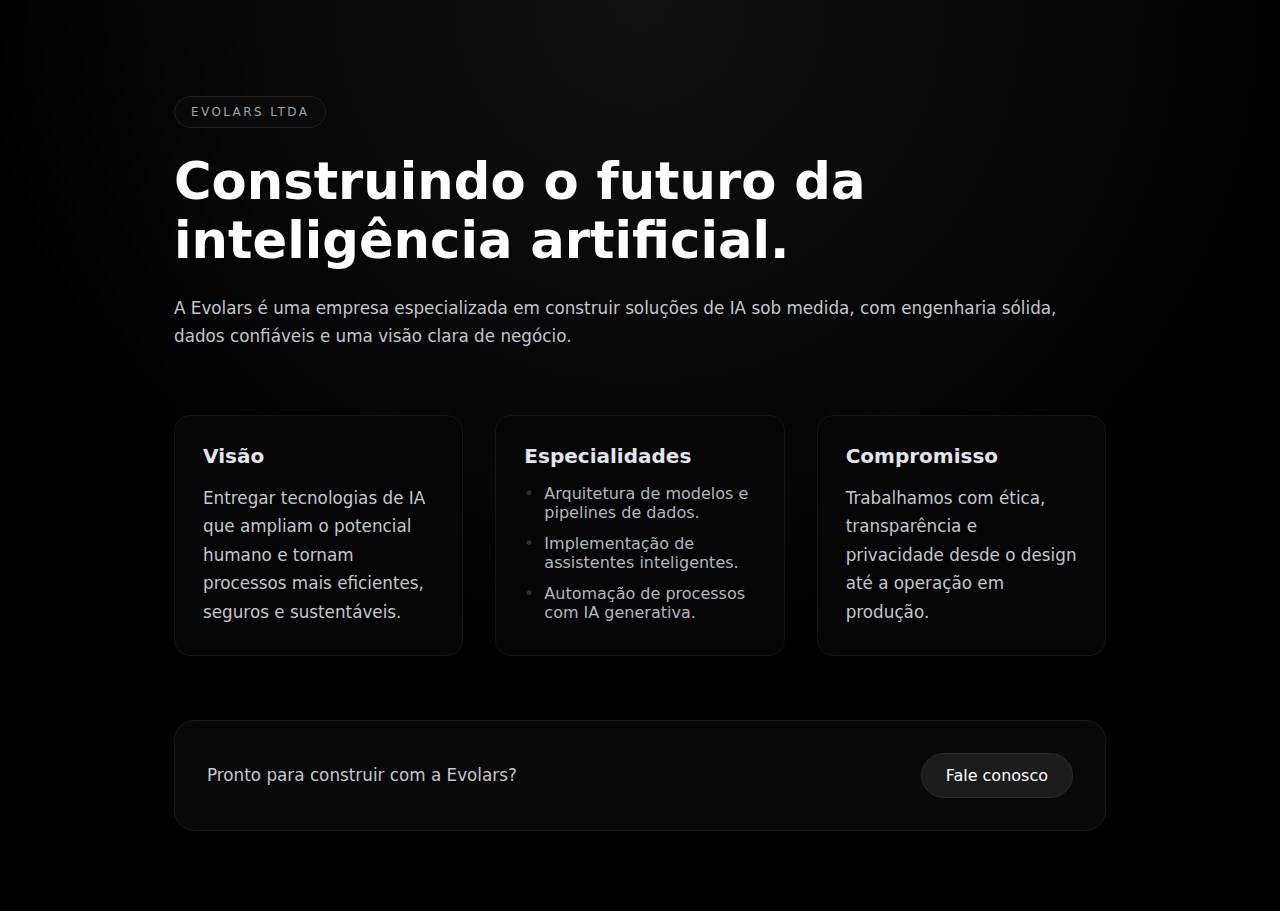
<file: index.html>
<!DOCTYPE html>
<html lang="pt-BR">
  <head>
    <meta charset="UTF-8" />
    <meta name="viewport" content="width=device-width, initial-scale=1.0" />
    <title>Evolars | Construção de Inteligência Artificial</title>
    <link rel="stylesheet" href="styles.css" />
  </head>
  <body>
    <main class="page">
      <header class="hero">
        <span class="tag">Evolars LTDA</span>
        <h1>Construindo o futuro da inteligência artificial.</h1>
        <p>
          A Evolars é uma empresa especializada em construir soluções de IA sob medida, com
          engenharia sólida, dados confiáveis e uma visão clara de negócio.
        </p>
      </header>

      <section class="grid">
        <article>
          <h2>Visão</h2>
          <p>
            Entregar tecnologias de IA que ampliam o potencial humano e tornam processos mais
            eficientes, seguros e sustentáveis.
          </p>
        </article>
        <article>
          <h2>Especialidades</h2>
          <ul>
            <li>Arquitetura de modelos e pipelines de dados.</li>
            <li>Implementação de assistentes inteligentes.</li>
            <li>Automação de processos com IA generativa.</li>
          </ul>
        </article>
        <article>
          <h2>Compromisso</h2>
          <p>
            Trabalhamos com ética, transparência e privacidade desde o design até a operação em
            produção.
          </p>
        </article>
      </section>

      <footer class="footer">
        <p>Pronto para construir com a Evolars?</p>
        <a href="mailto:contato@evolars.com" class="button">Fale conosco</a>
      </footer>
    </main>
  </body>
</html>
</file>
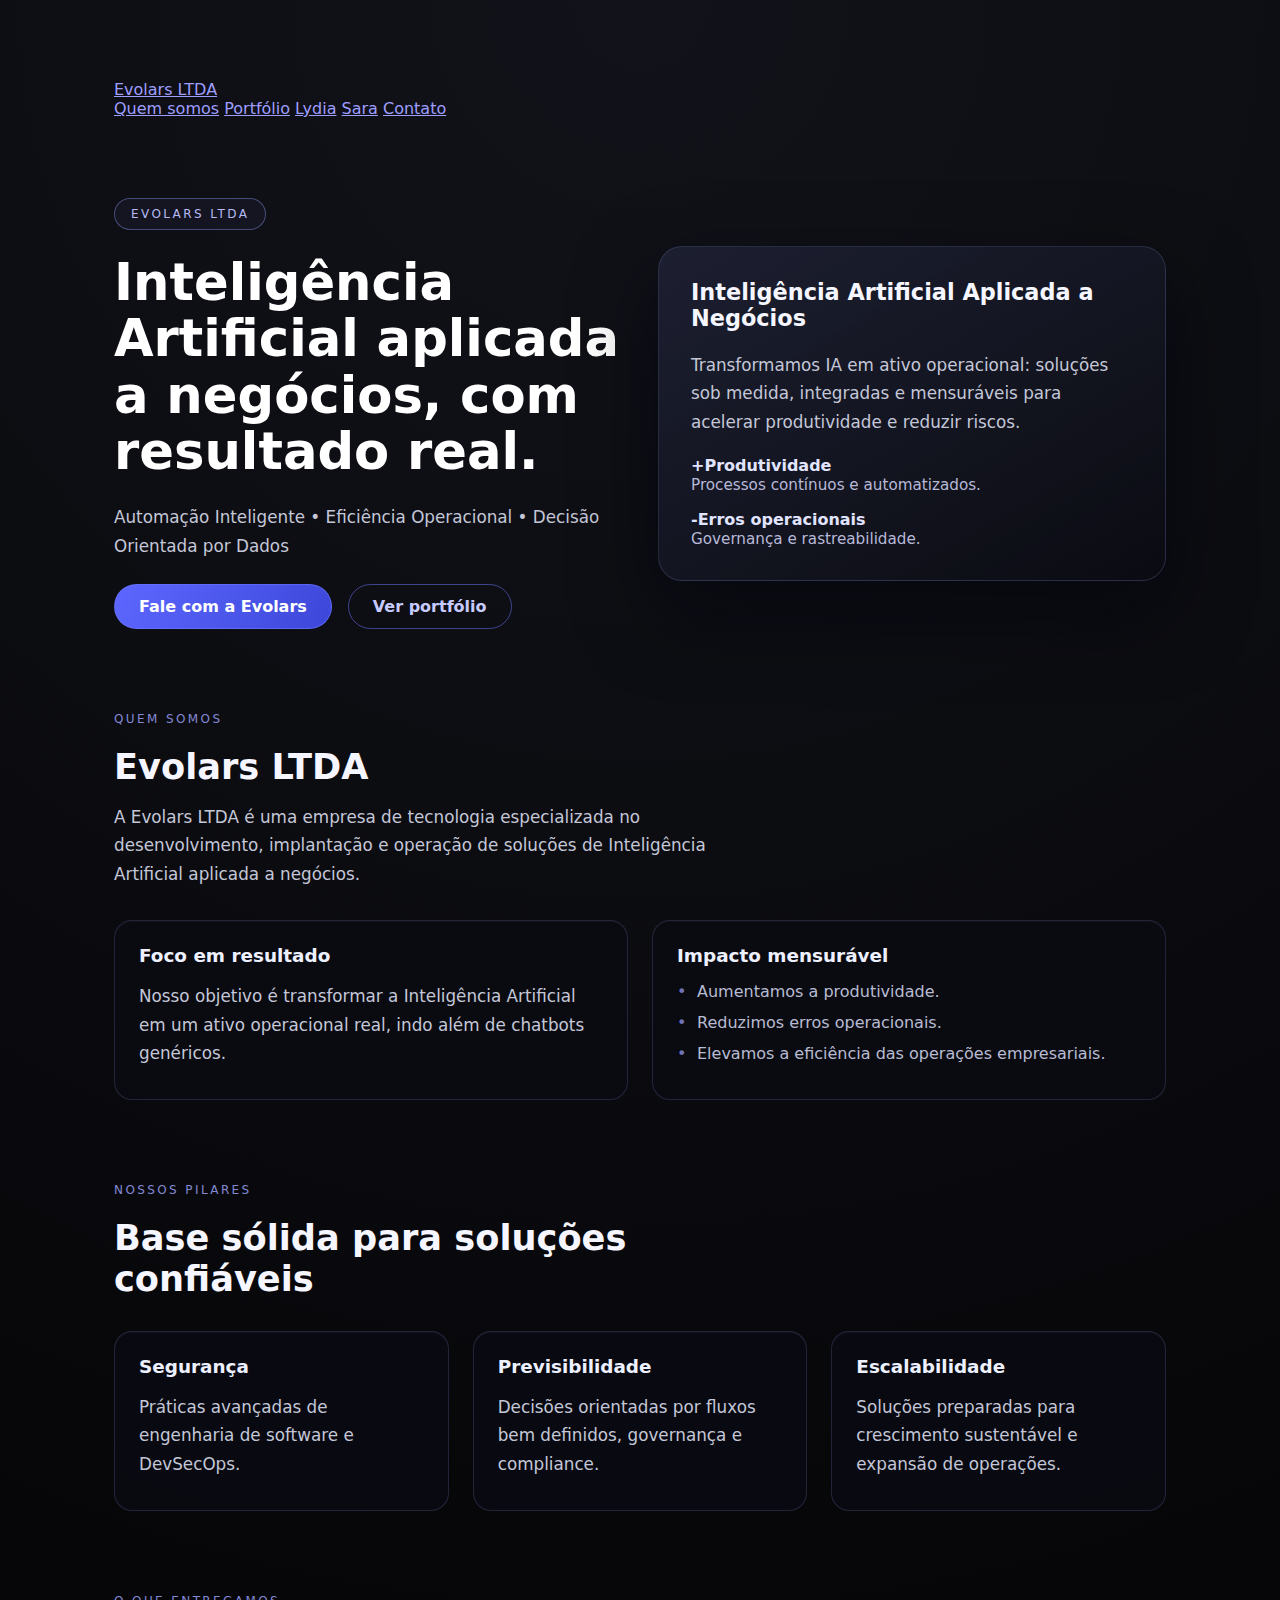
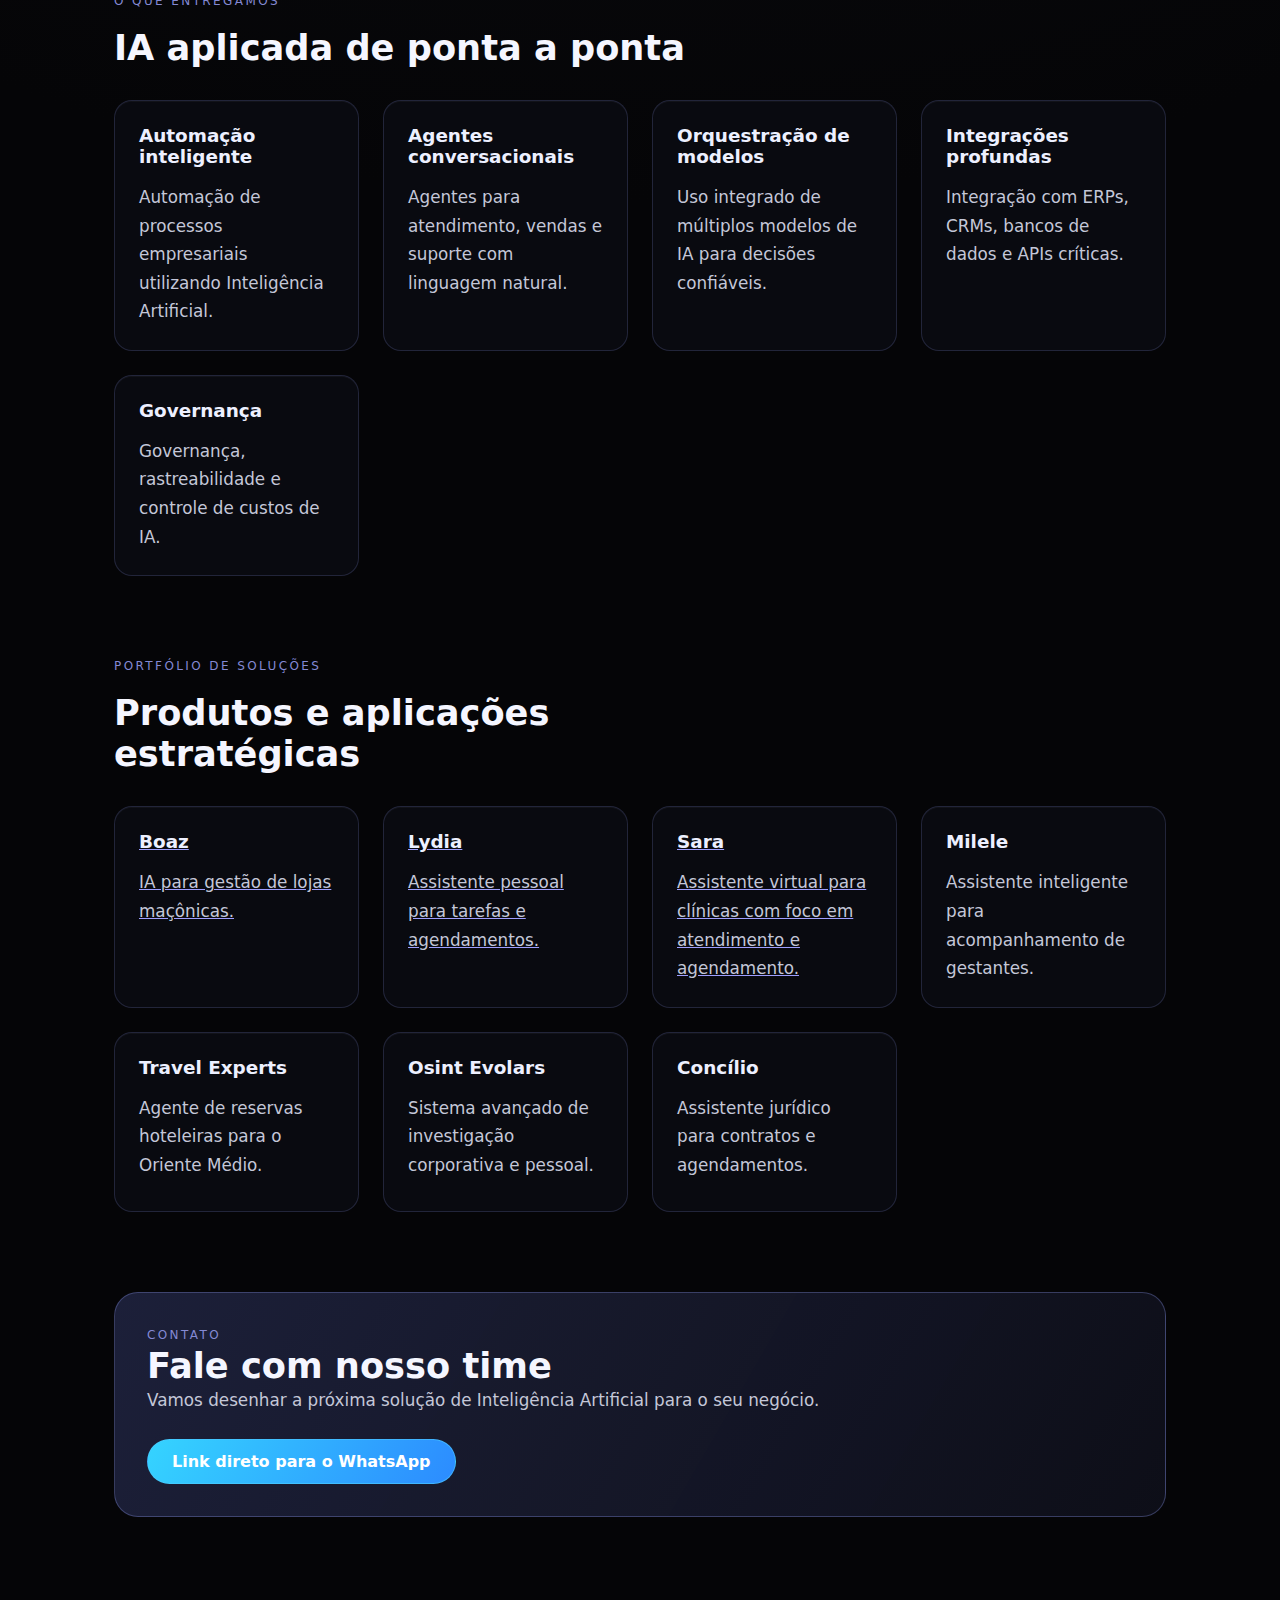
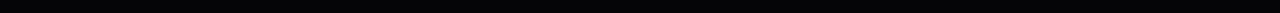
<file: src/index.html>
<!DOCTYPE html>
<html lang="pt-BR">
  <head>
    <meta charset="UTF-8" />
    <meta name="viewport" content="width=device-width, initial-scale=1.0" />
    <title>Evolars LTDA | Inteligência Artificial Aplicada a Negócios</title>
    <link rel="stylesheet" href="styles.css" />
  </head>
  <body>
    <main class="page">
      <header class="site-header">
        <a class="site-header__brand" href="index.html">Evolars LTDA</a>
        <nav class="site-header__nav" aria-label="Navegação principal">
          <a href="#quem-somos">Quem somos</a>
          <a href="#portfolio">Portfólio</a>
          <a href="lydia/">Lydia</a>
          <a href="sara.html">Sara</a>
          <a href="#contato">Contato</a>
        </nav>
      </header>
      <header class="hero" id="hero">
        <div class="hero__content">
          <span class="tag">EVOLARS LTDA</span>
          <h1>Inteligência Artificial aplicada a negócios, com resultado real.</h1>
          <p>
            Automação Inteligente • Eficiência Operacional • Decisão Orientada por Dados
          </p>
          <div class="hero__actions">
            <a class="button" href="#contato">Fale com a Evolars</a>
            <a class="button button--ghost" href="#portfolio">Ver portfólio</a>
          </div>
        </div>
        <div class="hero__card">
          <h2>Inteligência Artificial Aplicada a Negócios</h2>
          <p>
            Transformamos IA em ativo operacional: soluções sob medida, integradas e
            mensuráveis para acelerar produtividade e reduzir riscos.
          </p>
          <div class="hero__metrics">
            <div>
              <strong>+Produtividade</strong>
              <span>Processos contínuos e automatizados.</span>
            </div>
            <div>
              <strong>-Erros operacionais</strong>
              <span>Governança e rastreabilidade.</span>
            </div>
          </div>
        </div>
      </header>

      <section class="section" id="quem-somos">
        <div class="section__intro">
          <p class="eyebrow">Quem Somos</p>
          <h2>Evolars LTDA</h2>
          <p>
            A Evolars LTDA é uma empresa de tecnologia especializada no desenvolvimento,
            implantação e operação de soluções de Inteligência Artificial aplicada a negócios.
          </p>
        </div>
        <div class="section__grid">
          <article class="card">
            <h3>Foco em resultado</h3>
            <p>
              Nosso objetivo é transformar a Inteligência Artificial em um ativo operacional
              real, indo além de chatbots genéricos.
            </p>
          </article>
          <article class="card">
            <h3>Impacto mensurável</h3>
            <ul>
              <li>Aumentamos a produtividade.</li>
              <li>Reduzimos erros operacionais.</li>
              <li>Elevamos a eficiência das operações empresariais.</li>
            </ul>
          </article>
        </div>
      </section>

      <section class="section" id="pilares">
        <div class="section__intro">
          <p class="eyebrow">Nossos Pilares</p>
          <h2>Base sólida para soluções confiáveis</h2>
        </div>
        <div class="section__grid">
          <article class="card">
            <h3>Segurança</h3>
            <p>Práticas avançadas de engenharia de software e DevSecOps.</p>
          </article>
          <article class="card">
            <h3>Previsibilidade</h3>
            <p>Decisões orientadas por fluxos bem definidos, governança e compliance.</p>
          </article>
          <article class="card">
            <h3>Escalabilidade</h3>
            <p>Soluções preparadas para crescimento sustentável e expansão de operações.</p>
          </article>
        </div>
      </section>

      <section class="section" id="entregamos">
        <div class="section__intro">
          <p class="eyebrow">O Que Entregamos</p>
          <h2>IA aplicada de ponta a ponta</h2>
        </div>
        <div class="section__grid section__grid--list">
          <article class="card">
            <h3>Automação inteligente</h3>
            <p>Automação de processos empresariais utilizando Inteligência Artificial.</p>
          </article>
          <article class="card">
            <h3>Agentes conversacionais</h3>
            <p>Agentes para atendimento, vendas e suporte com linguagem natural.</p>
          </article>
          <article class="card">
            <h3>Orquestração de modelos</h3>
            <p>Uso integrado de múltiplos modelos de IA para decisões confiáveis.</p>
          </article>
          <article class="card">
            <h3>Integrações profundas</h3>
            <p>Integração com ERPs, CRMs, bancos de dados e APIs críticas.</p>
          </article>
          <article class="card">
            <h3>Governança</h3>
            <p>Governança, rastreabilidade e controle de custos de IA.</p>
          </article>
        </div>
      </section>

      <section class="section" id="portfolio">
        <div class="section__intro">
          <p class="eyebrow">Portfólio de Soluções</p>
          <h2>Produtos e aplicações estratégicas</h2>
        </div>
        <div class="section__grid">
          <a class="card card--link" href="boaz.html">
            <h3>Boaz</h3>
            <p>IA para gestão de lojas maçônicas.</p>
          </a>
          <a class="card card--link" href="lydia/">
            <h3>Lydia</h3>
            <p>Assistente pessoal para tarefas e agendamentos.</p>
          </a>
          <a class="card card--link" href="sara.html">
            <h3>Sara</h3>
            <p>Assistente virtual para clínicas com foco em atendimento e agendamento.</p>
          </a>
          <article class="card">
            <h3>Milele</h3>
            <p>Assistente inteligente para acompanhamento de gestantes.</p>
          </article>
          <article class="card">
            <h3>Travel Experts</h3>
            <p>Agente de reservas hoteleiras para o Oriente Médio.</p>
          </article>
          <article class="card">
            <h3>Osint Evolars</h3>
            <p>Sistema avançado de investigação corporativa e pessoal.</p>
          </article>
          <article class="card">
            <h3>Concílio</h3>
            <p>Assistente jurídico para contratos e agendamentos.</p>
          </article>
        </div>
      </section>

      <section class="cta" id="contato">
        <div>
          <p class="eyebrow">Contato</p>
          <h2>Fale com nosso time</h2>
          <p>
            Vamos desenhar a próxima solução de Inteligência Artificial para o seu negócio.
          </p>
        </div>
        <a class="button button--accent" href="https://wa.me/5511994946644" target="_blank" rel="noopener noreferrer">
          Link direto para o WhatsApp
        </a>
      </section>
    </main>
  </body>
</html>
</file>
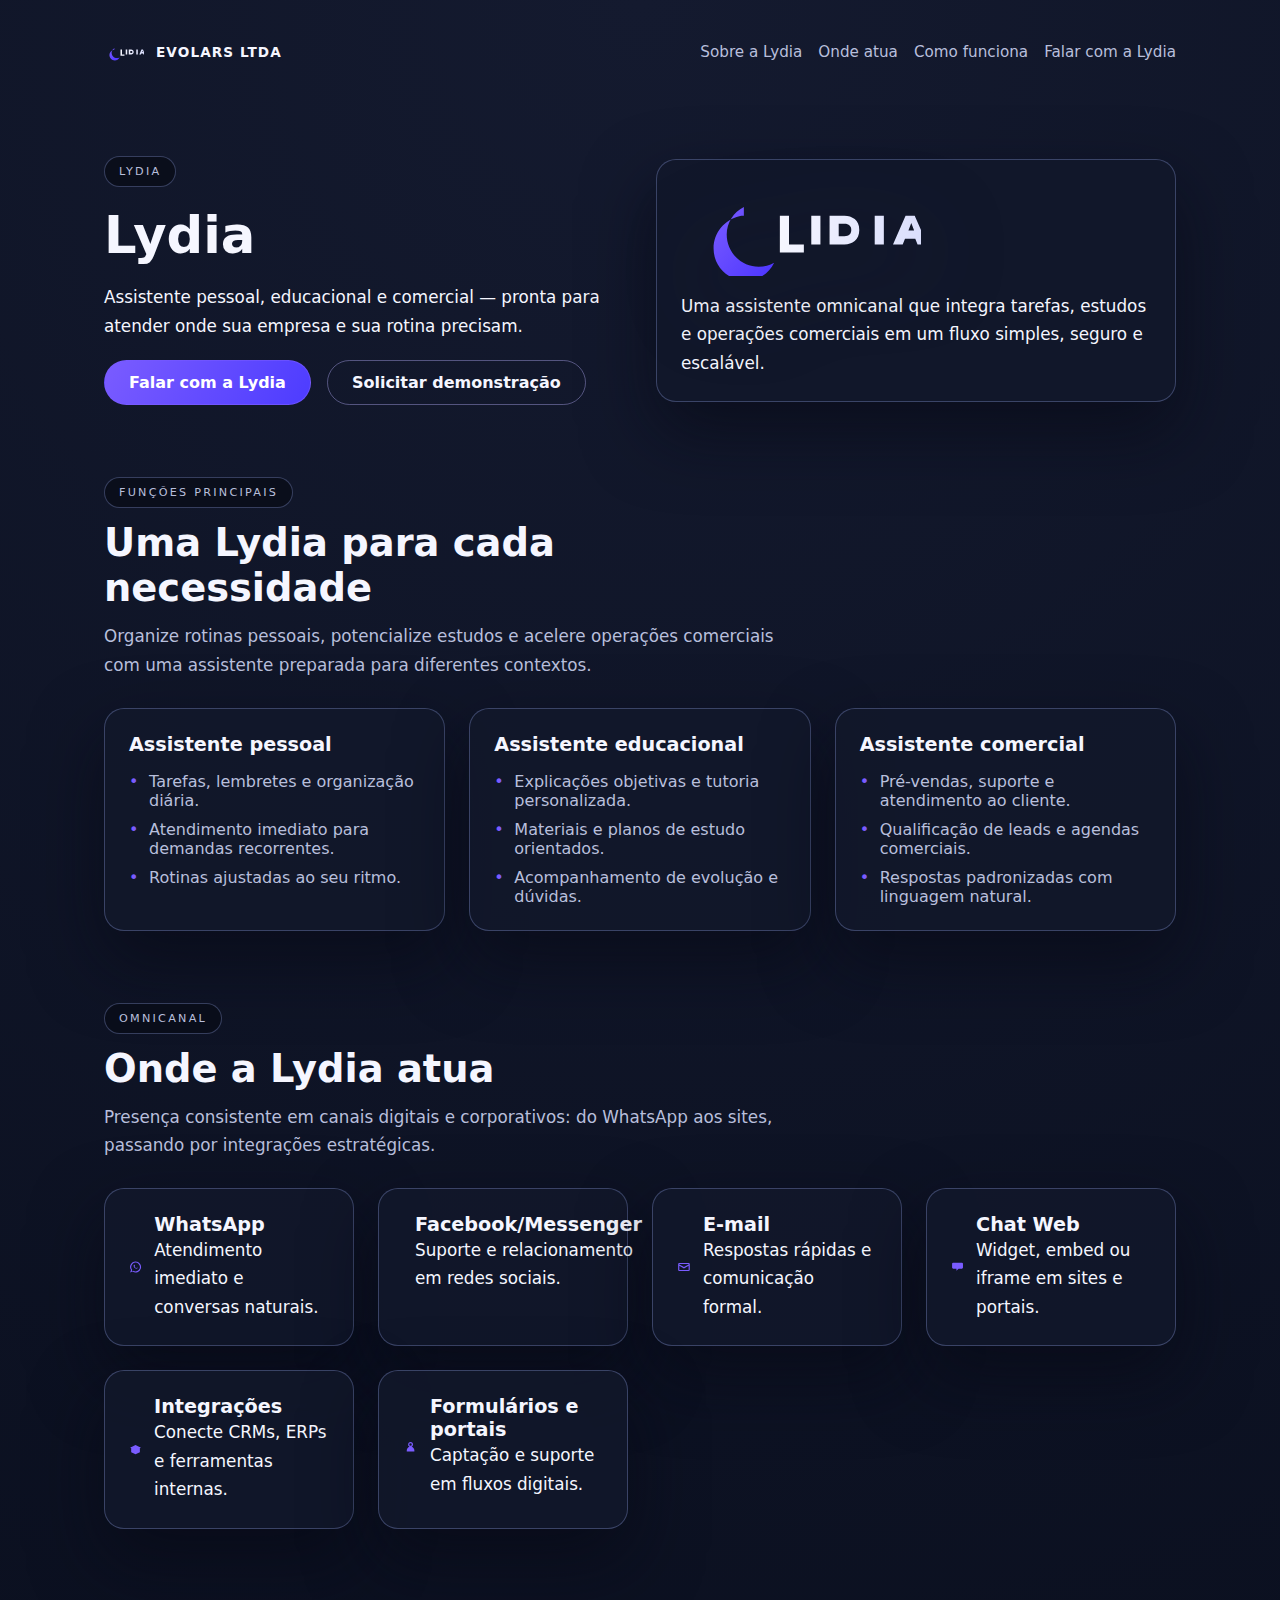
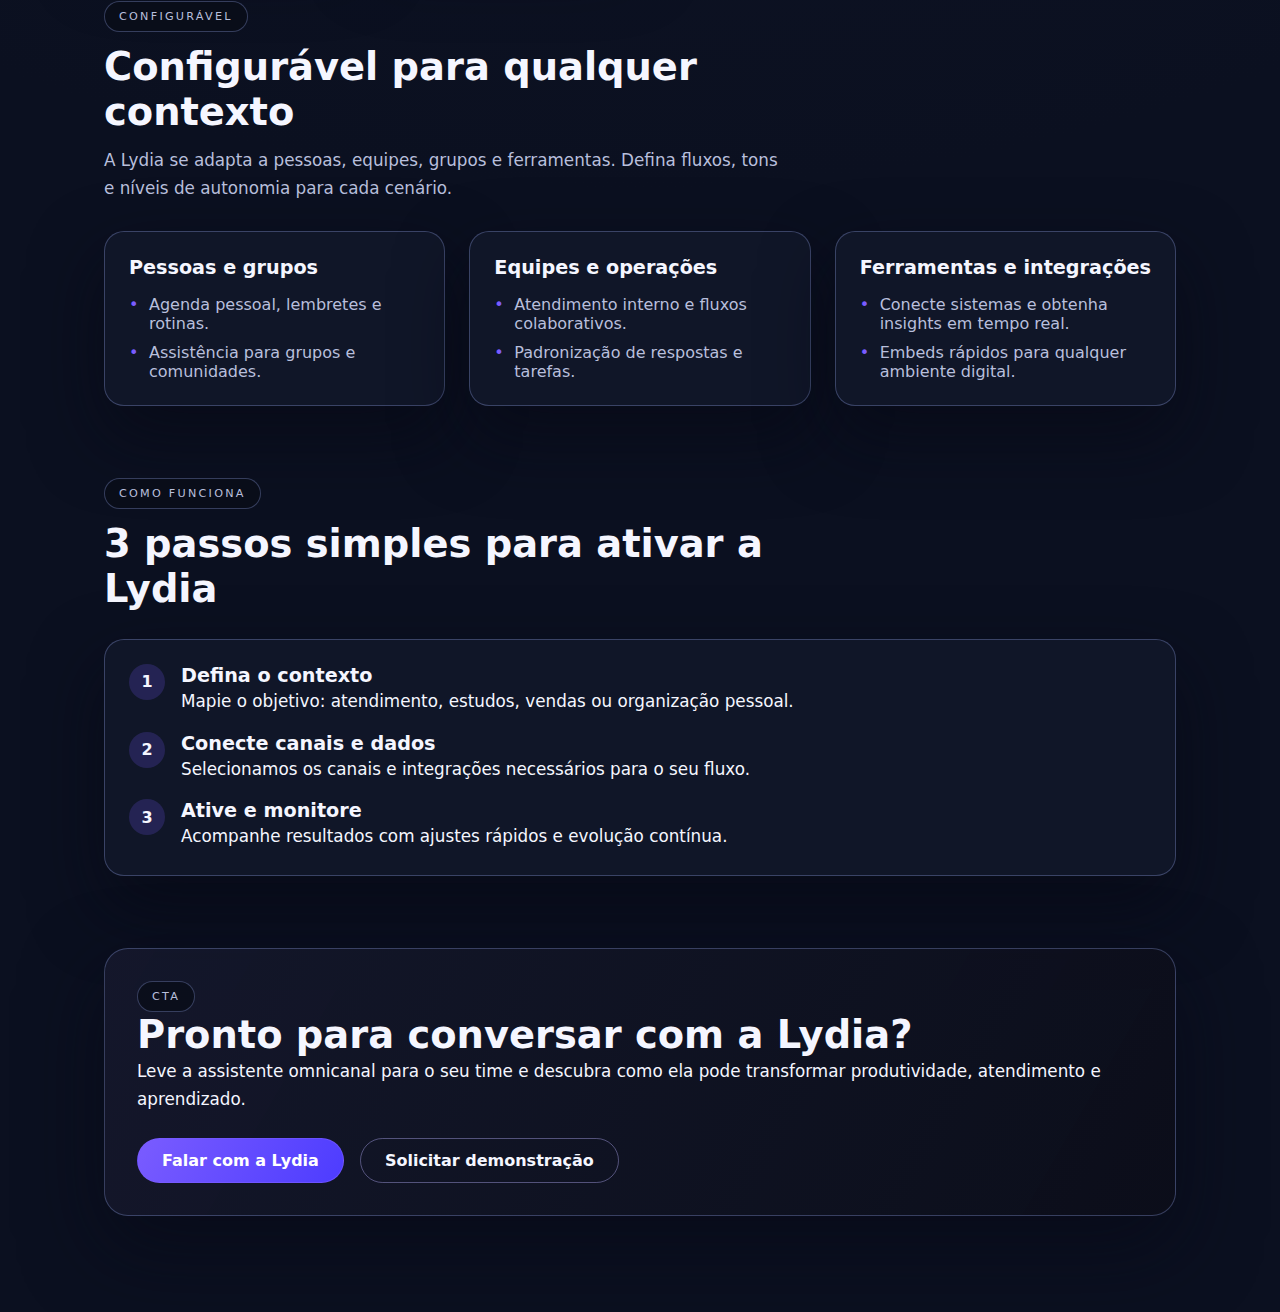
<file: src/lydia/index.html>
<!DOCTYPE html>
<html lang="pt-BR">
  <head>
    <meta charset="UTF-8" />
    <meta name="viewport" content="width=device-width, initial-scale=1.0" />
    <title>Lydia | Assistente pessoal, educacional e comercial</title>
    <meta
      name="description"
      content="Lydia é a assistente omnicanal da Evolars: pessoal, educacional e comercial. Configure em minutos e leve a experiência para qualquer canal e contexto."
    />
    <meta property="og:title" content="Lydia | Assistente pessoal, educacional e comercial" />
    <meta
      property="og:description"
      content="Assistente omnicanal pronta para pessoas, equipes e negócios. Atendimento em WhatsApp, sites, e-mail e integrações corporativas."
    />
    <meta property="og:image" content="../assets/lydia-logo.svg" />
    <meta property="og:type" content="website" />
    <link rel="canonical" href="/lydia/" />
    <link rel="stylesheet" href="../lydia.css" />
  </head>
  <body class="lydia">
    <main class="lydia-page">
      <header class="site-header">
        <a class="site-header__brand" href="../index.html">
          <img src="../assets/lydia-logo.svg" alt="Lydia" width="40" height="40" />
          <span>Evolars LTDA</span>
        </a>
        <nav class="site-header__nav" aria-label="Navegação principal">
          <a href="#sobre">Sobre a Lydia</a>
          <a href="#canais">Onde atua</a>
          <a href="#como-funciona">Como funciona</a>
          <a href="#contato">Falar com a Lydia</a>
        </nav>
      </header>

      <section class="lydia-hero" id="sobre">
        <div class="lydia-hero__content">
          <span class="lydia-tag">LYDIA</span>
          <h1>Lydia</h1>
          <p>
            Assistente pessoal, educacional e comercial — pronta para atender onde sua empresa e
            sua rotina precisam.
          </p>
          <div class="lydia-hero__actions">
            <a class="lydia-button" data-lydia-cta="talk" href="#">Falar com a Lydia</a>
            <a class="lydia-button lydia-button--ghost" data-lydia-cta="demo" href="#">
              Solicitar demonstração
            </a>
          </div>
        </div>
        <div class="lydia-card">
          <img class="lydia-hero__logo" src="../assets/lydia-logo.svg" alt="Logo Lydia" />
          <p>
            Uma assistente omnicanal que integra tarefas, estudos e operações comerciais em um
            fluxo simples, seguro e escalável.
          </p>
        </div>
      </section>

      <section class="lydia-section" id="funcoes">
        <div class="lydia-section__intro">
          <span class="lydia-tag">Funções principais</span>
          <h2>Uma Lydia para cada necessidade</h2>
          <p>
            Organize rotinas pessoais, potencialize estudos e acelere operações comerciais com
            uma assistente preparada para diferentes contextos.
          </p>
        </div>
        <div class="lydia-grid">
          <article class="lydia-card">
            <h3>Assistente pessoal</h3>
            <ul class="lydia-list">
              <li>Tarefas, lembretes e organização diária.</li>
              <li>Atendimento imediato para demandas recorrentes.</li>
              <li>Rotinas ajustadas ao seu ritmo.</li>
            </ul>
          </article>
          <article class="lydia-card">
            <h3>Assistente educacional</h3>
            <ul class="lydia-list">
              <li>Explicações objetivas e tutoria personalizada.</li>
              <li>Materiais e planos de estudo orientados.</li>
              <li>Acompanhamento de evolução e dúvidas.</li>
            </ul>
          </article>
          <article class="lydia-card">
            <h3>Assistente comercial</h3>
            <ul class="lydia-list">
              <li>Pré-vendas, suporte e atendimento ao cliente.</li>
              <li>Qualificação de leads e agendas comerciais.</li>
              <li>Respostas padronizadas com linguagem natural.</li>
            </ul>
          </article>
        </div>
      </section>

      <section class="lydia-section" id="canais">
        <div class="lydia-section__intro">
          <span class="lydia-tag">Omnicanal</span>
          <h2>Onde a Lydia atua</h2>
          <p>
            Presença consistente em canais digitais e corporativos: do WhatsApp aos sites,
            passando por integrações estratégicas.
          </p>
        </div>
        <div class="lydia-grid">
          <article class="lydia-card">
            <div class="lydia-channel">
              <svg viewBox="0 0 24 24" aria-hidden="true">
                <path
                  fill="currentColor"
                  d="M12 2a10 10 0 0 0-8.3 15.6L2 22l4.6-1.6A10 10 0 1 0 12 2zm0 2a8 8 0 0 1 0 16c-1.4 0-2.7-.3-3.9-.9l-.4-.2-2.7.9.9-2.6-.2-.4A7.9 7.9 0 0 1 4 12a8 8 0 0 1 8-8zm4.2 9.8c-.2-.1-1.2-.6-1.4-.7s-.3-.1-.5.1c-.1.2-.6.7-.7.9-.1.1-.2.2-.4.1-.2-.1-.9-.3-1.7-1.1-.6-.6-1-1.4-1.1-1.6-.1-.2 0-.3.1-.4.1-.1.2-.3.3-.4.1-.1.1-.2.2-.3.1-.1 0-.2 0-.3 0-.1-.5-1.3-.7-1.8-.2-.4-.4-.3-.5-.3h-.4c-.1 0-.3.1-.4.3-.1.2-.6.6-.6 1.6s.6 1.9.7 2c.1.1 1.2 2 3 2.8 1.8.8 1.8.5 2.1.5.3 0 1-.4 1.2-.8.1-.4.1-.8.1-.8s-.1-.1-.3-.2z"
                />
              </svg>
              <div>
                <h3>WhatsApp</h3>
                <p>Atendimento imediato e conversas naturais.</p>
              </div>
            </div>
          </article>
          <article class="lydia-card">
            <div class="lydia-channel">
              <svg viewBox="0 0 24 24" aria-hidden="true">
                <path
                  fill="currentColor"
                  d="M12 2a10 10 0 1 0 0 20 10 10 0 0 0 0-20zm1 6h2a5 5 0 0 1 0 10h-2v-4H9v-2h4V8z"
                />
              </svg>
              <div>
                <h3>Facebook/Messenger</h3>
                <p>Suporte e relacionamento em redes sociais.</p>
              </div>
            </div>
          </article>
          <article class="lydia-card">
            <div class="lydia-channel">
              <svg viewBox="0 0 24 24" aria-hidden="true">
                <path
                  fill="currentColor"
                  d="M4 5h16a2 2 0 0 1 2 2v10a2 2 0 0 1-2 2H4a2 2 0 0 1-2-2V7a2 2 0 0 1 2-2zm0 2v.5l8 4.5 8-4.5V7H4zm16 10V10l-8 4.5L4 10v7h16z"
                />
              </svg>
              <div>
                <h3>E-mail</h3>
                <p>Respostas rápidas e comunicação formal.</p>
              </div>
            </div>
          </article>
          <article class="lydia-card">
            <div class="lydia-channel">
              <svg viewBox="0 0 24 24" aria-hidden="true">
                <path
                  fill="currentColor"
                  d="M4 4h16a2 2 0 0 1 2 2v7a2 2 0 0 1-2 2h-6l-4 4v-4H4a2 2 0 0 1-2-2V6a2 2 0 0 1 2-2zm2 4h12v2H6V8zm0 4h8v2H6v-2z"
                />
              </svg>
              <div>
                <h3>Chat Web</h3>
                <p>Widget, embed ou iframe em sites e portais.</p>
              </div>
            </div>
          </article>
          <article class="lydia-card">
            <div class="lydia-channel">
              <svg viewBox="0 0 24 24" aria-hidden="true">
                <path
                  fill="currentColor"
                  d="M12 3 2 8l10 5 10-5-10-5zm0 7L4 6.5V16l8 4 8-4V6.5L12 10zm0 3.5L6 10v6l6 3 6-3v-6l-6 3.5z"
                />
              </svg>
              <div>
                <h3>Integrações</h3>
                <p>Conecte CRMs, ERPs e ferramentas internas.</p>
              </div>
            </div>
          </article>
          <article class="lydia-card">
            <div class="lydia-channel">
              <svg viewBox="0 0 24 24" aria-hidden="true">
                <path
                  fill="currentColor"
                  d="M12 4a4 4 0 0 1 4 4c0 1.6-.9 3-2.2 3.6 2.6.8 4.4 3.2 4.4 5.9v1.5H6v-1.5c0-2.7 1.8-5.1 4.4-5.9A4 4 0 0 1 12 4zm0 2a2 2 0 1 0 0 4 2 2 0 0 0 0-4z"
                />
              </svg>
              <div>
                <h3>Formulários e portais</h3>
                <p>Captação e suporte em fluxos digitais.</p>
              </div>
            </div>
          </article>
        </div>
      </section>

      <section class="lydia-section" id="contextos">
        <div class="lydia-section__intro">
          <span class="lydia-tag">Configurável</span>
          <h2>Configurável para qualquer contexto</h2>
          <p>
            A Lydia se adapta a pessoas, equipes, grupos e ferramentas. Defina fluxos, tons e
            níveis de autonomia para cada cenário.
          </p>
        </div>
        <div class="lydia-grid">
          <article class="lydia-card">
            <h3>Pessoas e grupos</h3>
            <ul class="lydia-list">
              <li>Agenda pessoal, lembretes e rotinas.</li>
              <li>Assistência para grupos e comunidades.</li>
            </ul>
          </article>
          <article class="lydia-card">
            <h3>Equipes e operações</h3>
            <ul class="lydia-list">
              <li>Atendimento interno e fluxos colaborativos.</li>
              <li>Padronização de respostas e tarefas.</li>
            </ul>
          </article>
          <article class="lydia-card">
            <h3>Ferramentas e integrações</h3>
            <ul class="lydia-list">
              <li>Conecte sistemas e obtenha insights em tempo real.</li>
              <li>Embeds rápidos para qualquer ambiente digital.</li>
            </ul>
          </article>
        </div>
      </section>

      <section class="lydia-section" id="como-funciona">
        <div class="lydia-section__intro">
          <span class="lydia-tag">Como funciona</span>
          <h2>3 passos simples para ativar a Lydia</h2>
        </div>
        <div class="lydia-card lydia-steps">
          <div class="lydia-step">
            <span>1</span>
            <div>
              <h3>Defina o contexto</h3>
              <p>
                Mapie o objetivo: atendimento, estudos, vendas ou organização pessoal.
              </p>
            </div>
          </div>
          <div class="lydia-step">
            <span>2</span>
            <div>
              <h3>Conecte canais e dados</h3>
              <p>
                Selecionamos os canais e integrações necessários para o seu fluxo.
              </p>
            </div>
          </div>
          <div class="lydia-step">
            <span>3</span>
            <div>
              <h3>Ative e monitore</h3>
              <p>
                Acompanhe resultados com ajustes rápidos e evolução contínua.
              </p>
            </div>
          </div>
        </div>
      </section>

      <section class="lydia-cta" id="contato">
        <div>
          <span class="lydia-tag">CTA</span>
          <h2>Pronto para conversar com a Lydia?</h2>
          <p>
            Leve a assistente omnicanal para o seu time e descubra como ela pode transformar
            produtividade, atendimento e aprendizado.
          </p>
        </div>
        <div class="lydia-hero__actions">
          <a class="lydia-button" data-lydia-cta="talk" href="#">Falar com a Lydia</a>
          <a class="lydia-button lydia-button--ghost" data-lydia-cta="demo" href="#">
            Solicitar demonstração
          </a>
        </div>
      </section>
    </main>
    <script src="../lydia-config.js"></script>
  </body>
</html>
</file>
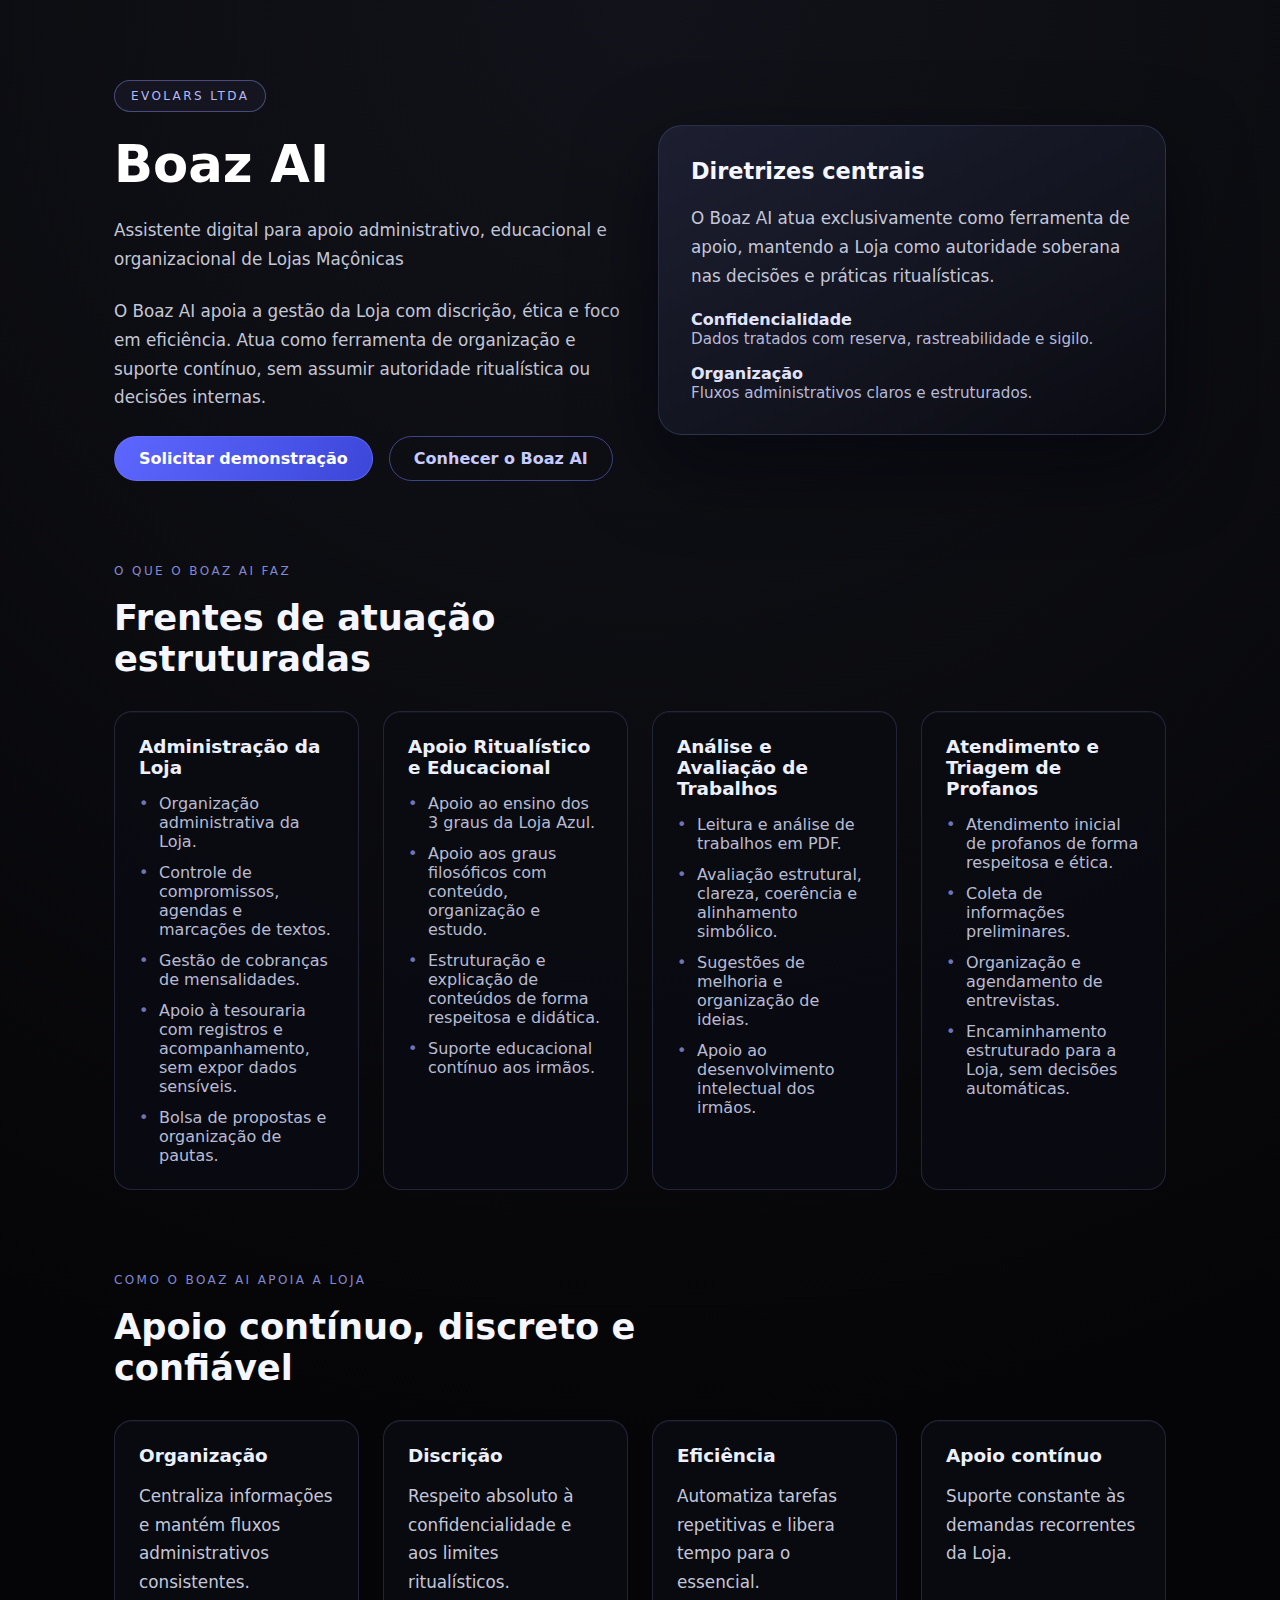
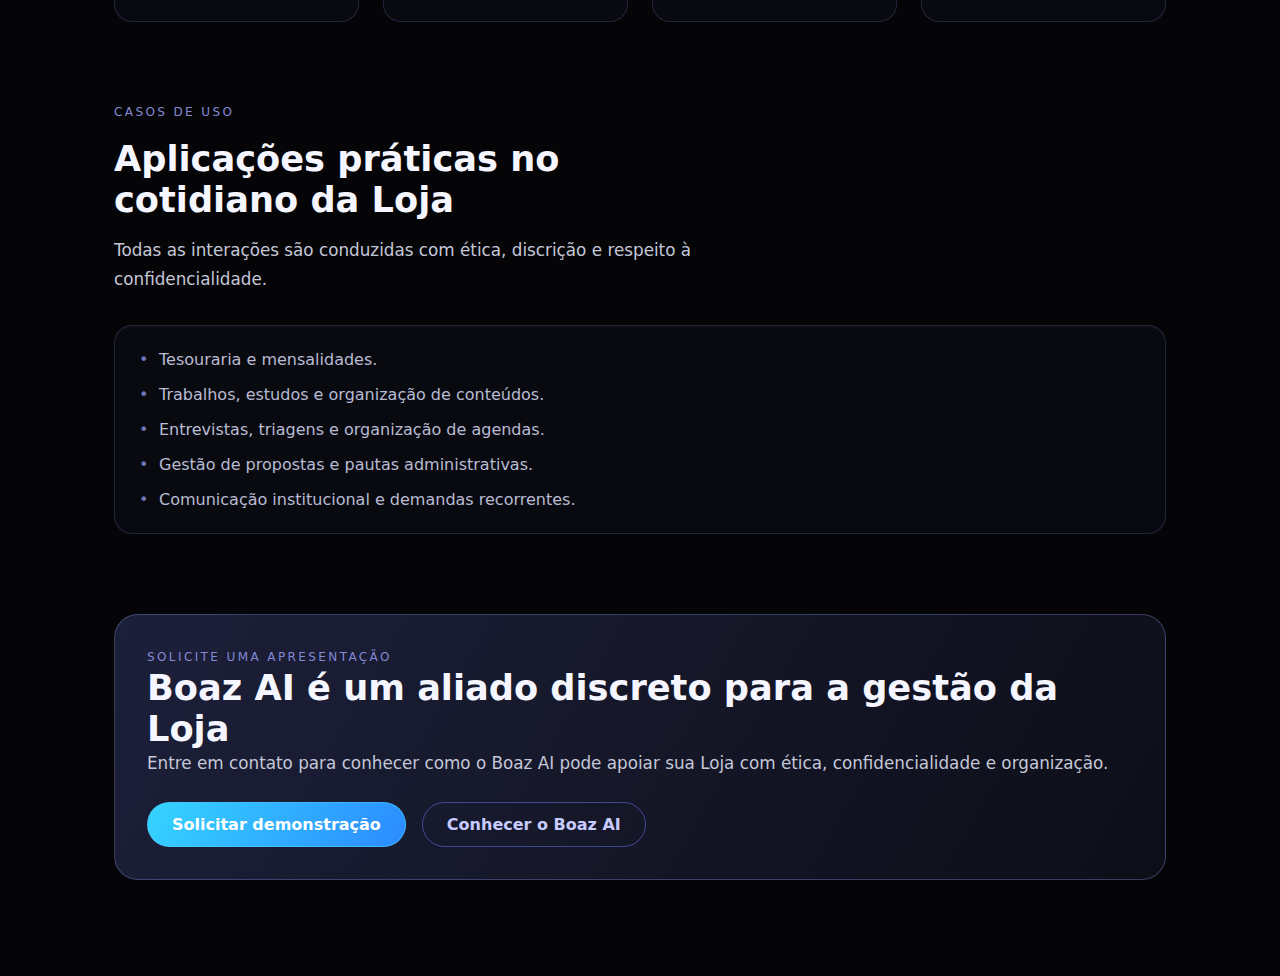
<file: src/boaz.html>
<!DOCTYPE html>
<html lang="pt-BR">
  <head>
    <meta charset="UTF-8" />
    <meta name="viewport" content="width=device-width, initial-scale=1.0" />
    <meta
      name="description"
      content="Assistente digital para apoio administrativo, educacional e organizacional de Lojas Maçônicas."
    />
    <title>Boaz AI | Evolars LTDA</title>
    <link rel="stylesheet" href="styles.css" />
  </head>
  <body>
    <main class="page">
      <header class="hero hero--product" id="hero">
        <div class="hero__content">
          <span class="tag" data-const="heroTag"></span>
          <h1 data-const="heroTitle"></h1>
          <p data-const="heroSubtitle"></p>
          <p class="hero__lead" data-const="heroDescription"></p>
          <div class="hero__actions">
            <a class="button" data-const-link="primaryCta" href="#"></a>
            <a class="button button--ghost" data-const-link="secondaryCta" href="#"></a>
          </div>
        </div>
        <div class="hero__card">
          <h2 data-const="heroCardTitle"></h2>
          <p data-const="heroCardDescription"></p>
          <div class="hero__metrics" data-const="heroHighlights"></div>
        </div>
      </header>

      <section class="section" id="o-que-faz">
        <div class="section__intro">
          <p class="eyebrow" data-const="whatEyebrow"></p>
          <h2 data-const="whatTitle"></h2>
        </div>
        <div class="section__grid" data-const-grid="whatItDoes"></div>
      </section>

      <section class="section" id="como-apoia">
        <div class="section__intro">
          <p class="eyebrow" data-const="supportEyebrow"></p>
          <h2 data-const="supportTitle"></h2>
        </div>
        <div class="section__grid section__grid--compact" data-const-grid="support"></div>
      </section>

      <section class="section" id="casos-de-uso">
        <div class="section__intro">
          <p class="eyebrow" data-const="useCasesEyebrow"></p>
          <h2 data-const="useCasesTitle"></h2>
          <p class="section__note" data-const="useCasesNote"></p>
        </div>
        <ul class="card card--list" data-const-list="useCases"></ul>
      </section>

      <section class="cta" id="contato">
        <div>
          <p class="eyebrow" data-const="ctaEyebrow"></p>
          <h2 data-const="ctaTitle"></h2>
          <p data-const="ctaDescription"></p>
        </div>
        <div class="hero__actions">
          <a class="button button--accent" data-const-link="ctaPrimary" href="#"></a>
          <a class="button button--ghost" data-const-link="ctaSecondary" href="#"></a>
        </div>
      </section>
    </main>
    <script src="config/constants.js"></script>
  </body>
</html>
</file>
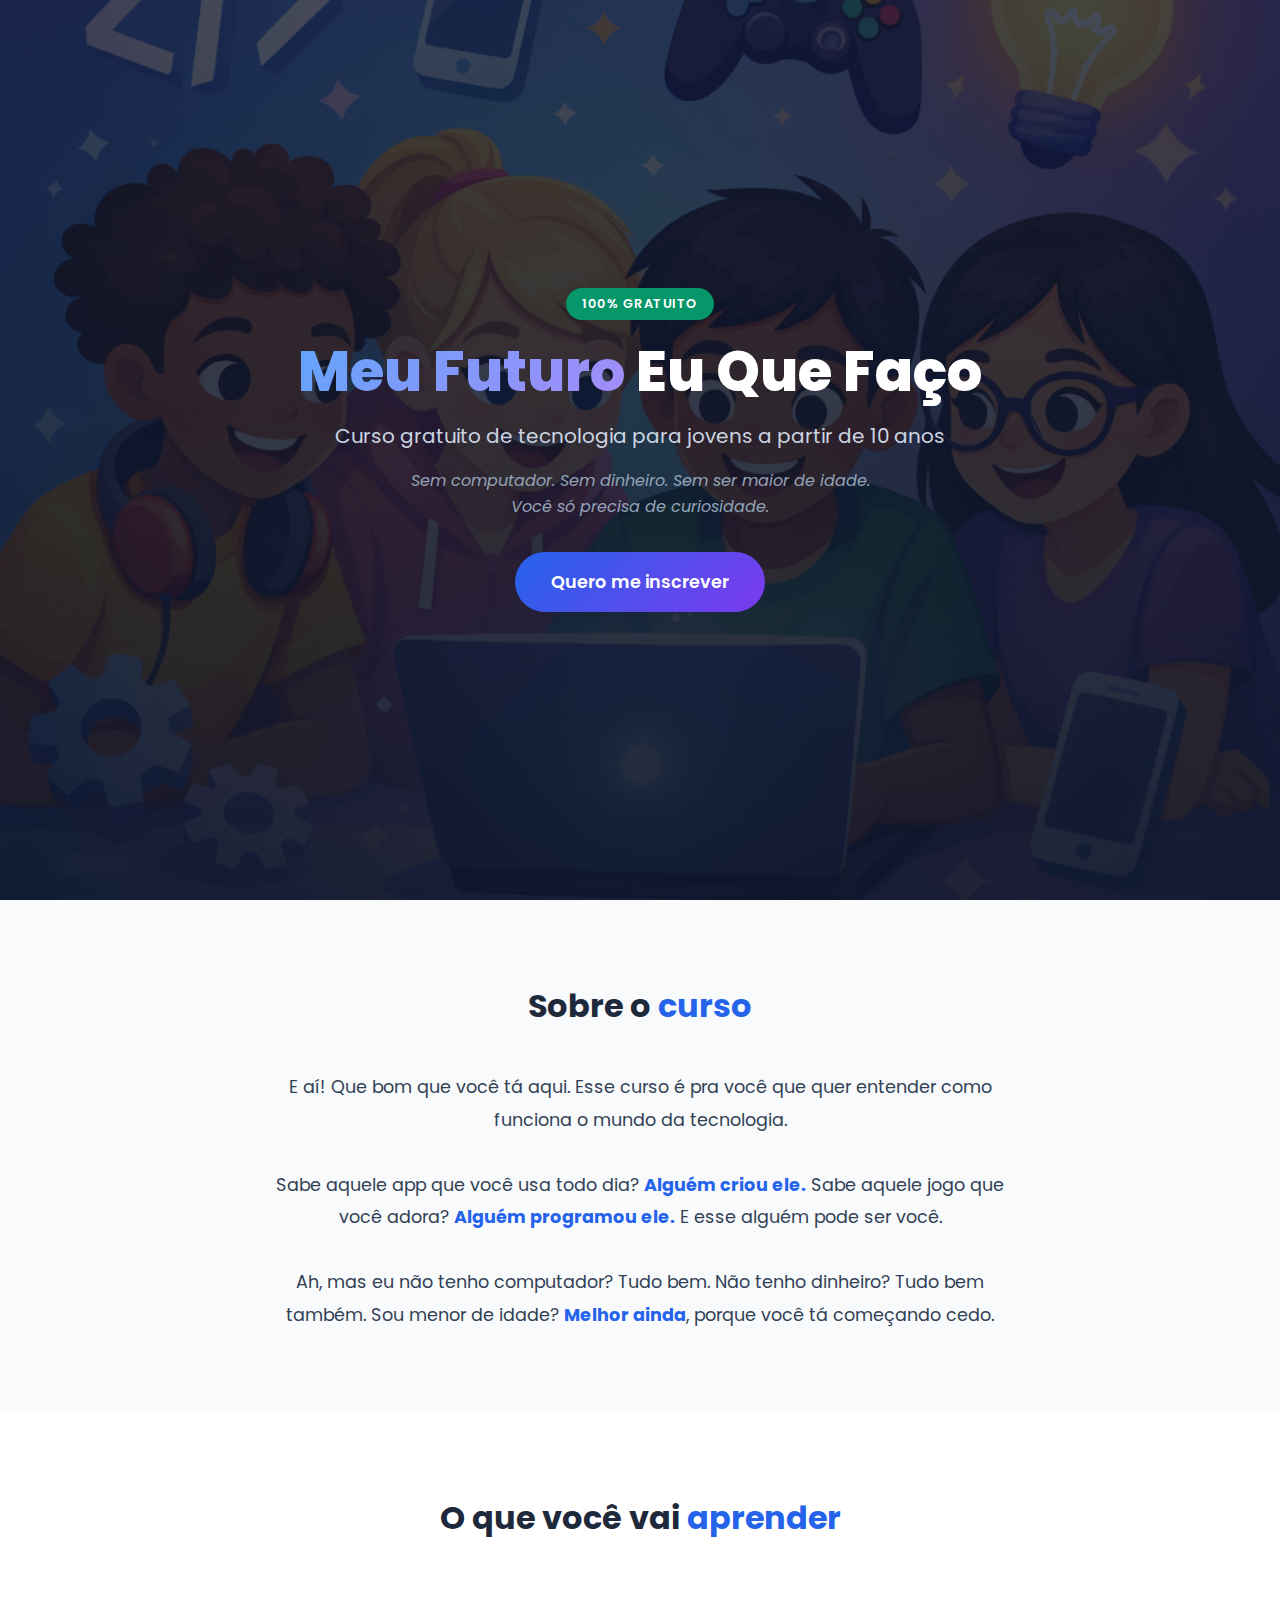
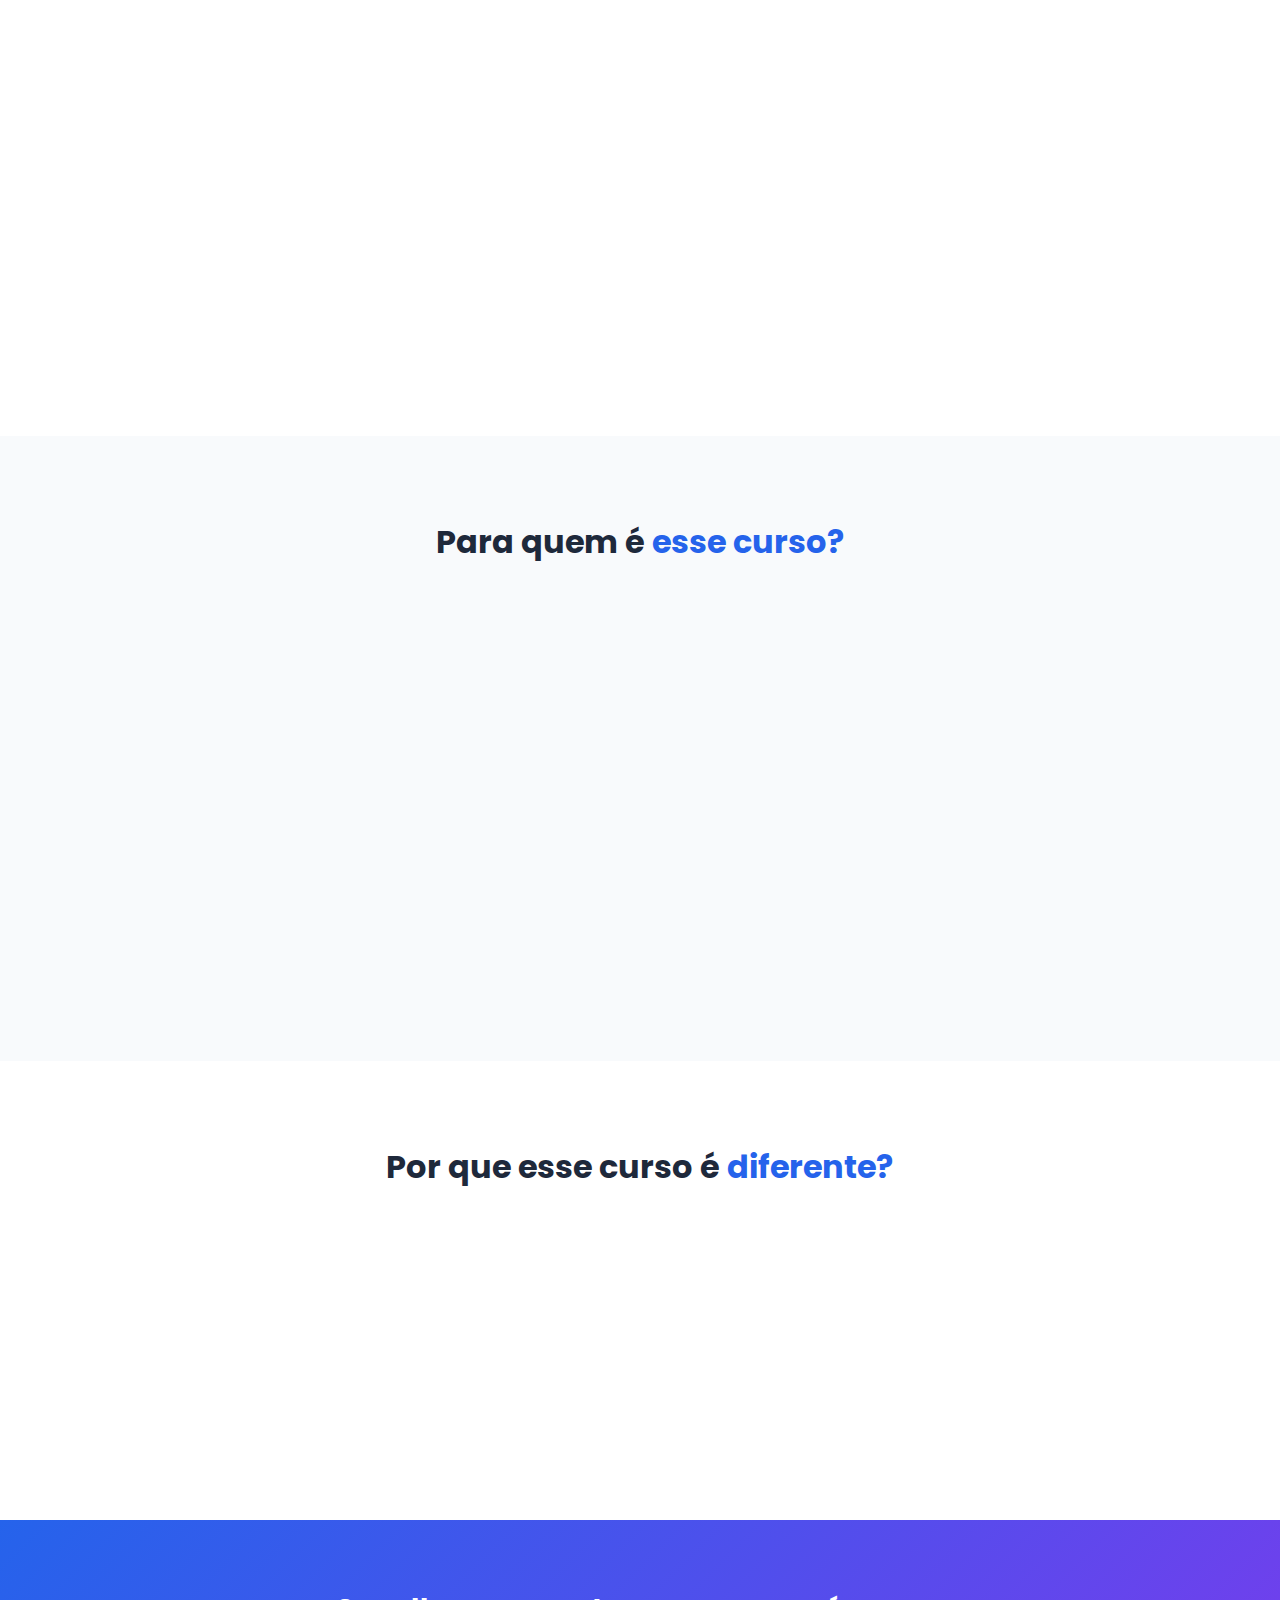
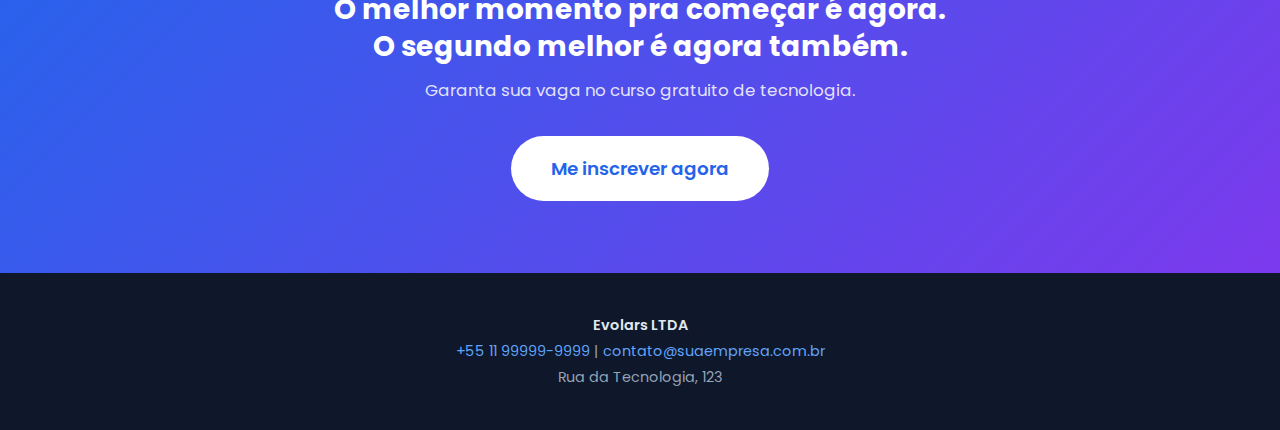
<file: src/curso.html>
<!DOCTYPE html>
<html lang="pt-BR">
<head>
  <meta charset="UTF-8">
  <meta name="viewport" content="width=device-width, initial-scale=1.0">
  <title>Meu Futuro Eu Que Faço — Curso Gratuito de Tecnologia | Evolars</title>
  <meta name="description" content="Curso gratuito de tecnologia para jovens a partir de 10 anos. Aprenda sobre apps, jogos, sites e descubra profissões incríveis. Sem precisar de computador ou dinheiro.">
  <meta name="keywords" content="curso gratuito, tecnologia para jovens, programação para crianças, curso de tecnologia, Evolars">
  <meta name="author" content="Evolars LTDA">

  <!-- Open Graph -->
  <meta property="og:type" content="website">
  <meta property="og:title" content="Meu Futuro Eu Que Faço — Curso Gratuito de Tecnologia">
  <meta property="og:description" content="Curso gratuito de tecnologia para jovens a partir de 10 anos. Videoaulas ao vivo, sem precisar de computador ou dinheiro. Inscreva-se!">
  <meta property="og:image" content="assets/curso_sabado.png">
  <meta property="og:url" content="https://evolars.com.br/curso.html">
  <meta property="og:locale" content="pt_BR">

  <!-- Twitter Card -->
  <meta name="twitter:card" content="summary_large_image">
  <meta name="twitter:title" content="Meu Futuro Eu Que Faço — Curso Gratuito de Tecnologia">
  <meta name="twitter:description" content="Curso gratuito de tecnologia para jovens a partir de 10 anos. Videoaulas ao vivo, sem precisar de computador ou dinheiro.">
  <meta name="twitter:image" content="assets/curso_sabado.png">

  <!-- Favicon -->
  <link rel="icon" href="data:image/svg+xml,<svg xmlns='http://www.w3.org/2000/svg' viewBox='0 0 100 100'><text y='.9em' font-size='90'>🚀</text></svg>">

  <!-- Google Fonts -->
  <link rel="preconnect" href="https://fonts.googleapis.com">
  <link rel="preconnect" href="https://fonts.gstatic.com" crossorigin>
  <link href="https://fonts.googleapis.com/css2?family=Poppins:wght@400;500;600;700;800&display=swap" rel="stylesheet">

  <style>
    /* ===== RESET & BASE ===== */
    *, *::before, *::after {
      margin: 0;
      padding: 0;
      box-sizing: border-box;
    }

    html {
      scroll-behavior: smooth;
      -webkit-text-size-adjust: 100%;
    }

    body {
      font-family: 'Poppins', sans-serif;
      color: #1e293b;
      background: #ffffff;
      line-height: 1.6;
      overflow-x: hidden;
    }

    img {
      max-width: 100%;
      height: auto;
      display: block;
    }

    a {
      text-decoration: none;
      color: inherit;
    }

    /* ===== UTILITIES ===== */
    .container {
      width: 100%;
      max-width: 1100px;
      margin: 0 auto;
      padding: 0 1.25rem;
    }

    .section {
      padding: 4rem 0;
    }

    .section-title {
      font-size: 1.75rem;
      font-weight: 700;
      text-align: center;
      margin-bottom: 2.5rem;
      color: #1e293b;
    }

    .section-title span {
      color: #2563EB;
    }

    /* ===== CTA BUTTON ===== */
    .cta-btn {
      display: inline-block;
      background: linear-gradient(135deg, #2563EB, #7C3AED);
      color: #fff;
      font-family: 'Poppins', sans-serif;
      font-size: 1.1rem;
      font-weight: 600;
      padding: 1rem 2.25rem;
      border-radius: 50px;
      border: none;
      cursor: pointer;
      transition: transform 0.2s ease, box-shadow 0.2s ease;
      text-align: center;
    }

    .cta-btn:hover,
    .cta-btn:focus-visible {
      transform: translateY(-2px);
      box-shadow: 0 8px 25px rgba(37, 99, 235, 0.35);
      outline: none;
    }

    .cta-btn:active {
      transform: translateY(0);
    }

    /* ===== HERO ===== */
    .hero {
      position: relative;
      min-height: 100vh;
      display: flex;
      align-items: center;
      justify-content: center;
      overflow: hidden;
      background: #0f172a;
    }

    .hero__bg {
      position: absolute;
      inset: 0;
      z-index: 1;
    }

    .hero__bg img {
      width: 100%;
      height: 100%;
      object-fit: cover;
      opacity: 0.45;
    }

    .hero__overlay {
      position: absolute;
      inset: 0;
      z-index: 2;
      background: linear-gradient(180deg, rgba(15,23,42,0.5) 0%, rgba(15,23,42,0.85) 100%);
    }

    .hero__content {
      position: relative;
      z-index: 3;
      text-align: center;
      padding: 2rem 1.25rem;
      max-width: 750px;
    }

    .hero__badge {
      display: inline-block;
      background: #059669;
      color: #fff;
      font-size: 0.8rem;
      font-weight: 600;
      padding: 0.35rem 1rem;
      border-radius: 50px;
      margin-bottom: 1.25rem;
      letter-spacing: 0.5px;
      text-transform: uppercase;
    }

    .hero__title {
      font-size: 2.5rem;
      font-weight: 800;
      color: #fff;
      line-height: 1.15;
      margin-bottom: 1rem;
    }

    .hero__title span {
      background: linear-gradient(135deg, #60a5fa, #a78bfa);
      -webkit-background-clip: text;
      -webkit-text-fill-color: transparent;
      background-clip: text;
    }

    .hero__subtitle {
      font-size: 1.15rem;
      color: #cbd5e1;
      font-weight: 400;
      margin-bottom: 1rem;
    }

    .hero__hook {
      font-size: 1rem;
      color: #94a3b8;
      margin-bottom: 2rem;
      font-style: italic;
    }

    /* ===== ABOUT ===== */
    .about {
      background: #f8fafc;
    }

    .about__text {
      max-width: 750px;
      margin: 0 auto;
      font-size: 1.1rem;
      line-height: 1.85;
      color: #334155;
      text-align: center;
    }

    .about__text strong {
      color: #2563EB;
    }

    /* ===== MODULES ===== */
    .modules__grid {
      display: grid;
      grid-template-columns: 1fr;
      gap: 1.25rem;
    }

    .module-card {
      background: #fff;
      border-radius: 16px;
      padding: 1.75rem;
      box-shadow: 0 1px 3px rgba(0,0,0,0.06), 0 4px 12px rgba(0,0,0,0.04);
      border: 1px solid #e2e8f0;
      display: flex;
      align-items: center;
      gap: 1.25rem;
      transition: transform 0.3s ease, box-shadow 0.3s ease;
    }

    .module-card:hover {
      transform: translateY(-3px);
      box-shadow: 0 8px 24px rgba(0,0,0,0.08);
    }

    .module-card__number {
      flex-shrink: 0;
      width: 52px;
      height: 52px;
      border-radius: 14px;
      background: linear-gradient(135deg, #2563EB, #7C3AED);
      color: #fff;
      font-size: 1.25rem;
      font-weight: 700;
      display: flex;
      align-items: center;
      justify-content: center;
    }

    .module-card__title {
      font-size: 1.05rem;
      font-weight: 600;
      color: #1e293b;
    }

    /* ===== SCROLL REVEAL (CSS only) ===== */
    .reveal {
      opacity: 0;
      transform: translateY(30px);
      transition: opacity 0.6s ease, transform 0.6s ease;
    }

    .reveal.is-visible {
      opacity: 1;
      transform: translateY(0);
    }

    .reveal:nth-child(2) { transition-delay: 0.08s; }
    .reveal:nth-child(3) { transition-delay: 0.16s; }
    .reveal:nth-child(4) { transition-delay: 0.24s; }
    .reveal:nth-child(5) { transition-delay: 0.32s; }
    .reveal:nth-child(6) { transition-delay: 0.4s; }
    .reveal:nth-child(7) { transition-delay: 0.48s; }

    /* ===== AUDIENCE ===== */
    .audience {
      background: #f8fafc;
    }

    .audience__list {
      max-width: 650px;
      margin: 0 auto;
      list-style: none;
      display: flex;
      flex-direction: column;
      gap: 1rem;
    }

    .audience__item {
      display: flex;
      align-items: flex-start;
      gap: 0.85rem;
      font-size: 1.05rem;
      color: #334155;
      background: #fff;
      padding: 1rem 1.25rem;
      border-radius: 12px;
      border: 1px solid #e2e8f0;
    }

    .audience__check {
      flex-shrink: 0;
      width: 28px;
      height: 28px;
      border-radius: 8px;
      background: #059669;
      color: #fff;
      display: flex;
      align-items: center;
      justify-content: center;
      font-size: 0.85rem;
      font-weight: 700;
    }

    /* ===== BENEFITS ===== */
    .benefits__grid {
      display: grid;
      grid-template-columns: 1fr;
      gap: 1.25rem;
      max-width: 650px;
      margin: 0 auto;
    }

    .benefit-card {
      display: flex;
      align-items: center;
      gap: 1.15rem;
      background: #fff;
      padding: 1.25rem 1.5rem;
      border-radius: 14px;
      border: 1px solid #e2e8f0;
      box-shadow: 0 1px 3px rgba(0,0,0,0.04);
    }

    .benefit-card__icon {
      flex-shrink: 0;
      font-size: 1.75rem;
      width: 50px;
      height: 50px;
      display: flex;
      align-items: center;
      justify-content: center;
      background: #eff6ff;
      border-radius: 12px;
    }

    .benefit-card__text {
      font-size: 1.05rem;
      font-weight: 500;
      color: #1e293b;
    }

    /* ===== CTA FINAL ===== */
    .cta-final {
      background: linear-gradient(135deg, #2563EB, #7C3AED);
      text-align: center;
      padding: 4.5rem 1.25rem;
    }

    .cta-final__title {
      font-size: 1.75rem;
      font-weight: 700;
      color: #fff;
      margin-bottom: 0.75rem;
      line-height: 1.3;
    }

    .cta-final__sub {
      font-size: 1.05rem;
      color: rgba(255,255,255,0.85);
      margin-bottom: 2rem;
    }

    .cta-final .cta-btn {
      background: #fff;
      color: #2563EB;
      font-size: 1.15rem;
      padding: 1.1rem 2.5rem;
    }

    .cta-final .cta-btn:hover,
    .cta-final .cta-btn:focus-visible {
      box-shadow: 0 8px 30px rgba(0,0,0,0.25);
    }

    /* ===== FOOTER ===== */
    .footer {
      background: #0f172a;
      color: #94a3b8;
      text-align: center;
      padding: 2.5rem 1.25rem;
      font-size: 0.9rem;
      line-height: 1.8;
    }

    .footer strong {
      color: #e2e8f0;
      font-weight: 600;
    }

    .footer a {
      color: #60a5fa;
      transition: color 0.2s;
    }

    .footer a:hover {
      color: #93bbfd;
    }

    /* ===== RESPONSIVE ===== */
    @media (min-width: 640px) {
      .hero__title {
        font-size: 3rem;
      }

      .hero__subtitle {
        font-size: 1.25rem;
      }

      .section-title {
        font-size: 2rem;
      }

      .modules__grid {
        grid-template-columns: repeat(2, 1fr);
      }

      .benefits__grid {
        grid-template-columns: repeat(2, 1fr);
        max-width: 100%;
      }
    }

    @media (min-width: 900px) {
      .hero__title {
        font-size: 3.5rem;
      }

      .section {
        padding: 5rem 0;
      }

      .modules__grid {
        grid-template-columns: repeat(2, 1fr);
      }

      .benefits__grid {
        grid-template-columns: repeat(3, 1fr);
        max-width: 100%;
      }
    }

    @media (min-width: 1024px) {
      .modules__grid {
        grid-template-columns: repeat(3, 1fr);
      }
    }

    /* ===== SKIP LINK (Accessibility) ===== */
    .skip-link {
      position: absolute;
      top: -100%;
      left: 0;
      background: #2563EB;
      color: #fff;
      padding: 0.75rem 1.5rem;
      z-index: 100;
      font-weight: 600;
      border-radius: 0 0 8px 0;
    }

    .skip-link:focus {
      top: 0;
    }
  </style>
</head>
<body>

  <a href="#main" class="skip-link">Pular para o conteúdo</a>

  <!-- ===== HERO ===== -->
  <header class="hero" role="banner">
    <div class="hero__bg">
      <img src="assets/curso_sabado.png" alt="Curso Meu Futuro Eu Que Faço — jovens aprendendo tecnologia" width="1920" height="1080" loading="eager">
    </div>
    <div class="hero__overlay" aria-hidden="true"></div>
    <div class="hero__content">
      <span class="hero__badge">100% Gratuito</span>
      <h1 class="hero__title"><span>Meu Futuro</span> Eu Que Faço</h1>
      <p class="hero__subtitle">Curso gratuito de tecnologia para jovens a partir de 10 anos</p>
      <p class="hero__hook">Sem computador. Sem dinheiro. Sem ser maior de idade.<br>Você só precisa de curiosidade.</p>
      <a href="https://odoo.evolars.com.br/book/588232fe" target="_blank" rel="noopener noreferrer" class="cta-btn" aria-label="Quero me inscrever no curso gratuito">Quero me inscrever</a>
    </div>
  </header>

  <main id="main">

    <!-- ===== SOBRE O CURSO ===== -->
    <section class="section about" aria-labelledby="about-title">
      <div class="container">
        <h2 class="section-title" id="about-title">Sobre o <span>curso</span></h2>
        <p class="about__text">
          E aí! Que bom que você tá aqui. Esse curso é pra você que quer entender como funciona o mundo da tecnologia.
          <br><br>
          Sabe aquele app que você usa todo dia? <strong>Alguém criou ele.</strong> Sabe aquele jogo que você adora? <strong>Alguém programou ele.</strong> E esse alguém pode ser você.
          <br><br>
          Ah, mas eu não tenho computador? Tudo bem. Não tenho dinheiro? Tudo bem também. Sou menor de idade? <strong>Melhor ainda</strong>, porque você tá começando cedo.
        </p>
      </div>
    </section>

    <!-- ===== MÓDULOS ===== -->
    <section class="section" aria-labelledby="modules-title">
      <div class="container">
        <h2 class="section-title" id="modules-title">O que você vai <span>aprender</span></h2>
        <div class="modules__grid">
          <div class="module-card reveal" role="listitem">
            <div class="module-card__number" aria-hidden="true">1</div>
            <p class="module-card__title">O que é Tecnologia?</p>
          </div>
          <div class="module-card reveal" role="listitem">
            <div class="module-card__number" aria-hidden="true">2</div>
            <p class="module-card__title">Os Cargos em Tecnologia</p>
          </div>
          <div class="module-card reveal" role="listitem">
            <div class="module-card__number" aria-hidden="true">3</div>
            <p class="module-card__title">Como Começar sem Computador</p>
          </div>
          <div class="module-card reveal" role="listitem">
            <div class="module-card__number" aria-hidden="true">4</div>
            <p class="module-card__title">Como Começar sem Dinheiro</p>
          </div>
          <div class="module-card reveal" role="listitem">
            <div class="module-card__number" aria-hidden="true">5</div>
            <p class="module-card__title">Como Começar Sendo Menor de Idade</p>
          </div>
          <div class="module-card reveal" role="listitem">
            <div class="module-card__number" aria-hidden="true">6</div>
            <p class="module-card__title">Seu Roteiro de Estudos</p>
          </div>
          <div class="module-card reveal" role="listitem">
            <div class="module-card__number" aria-hidden="true">7</div>
            <p class="module-card__title">Construindo seu Futuro</p>
          </div>
        </div>
      </div>
    </section>

    <!-- ===== PARA QUEM ===== -->
    <section class="section audience" aria-labelledby="audience-title">
      <div class="container">
        <h2 class="section-title" id="audience-title">Para quem é <span>esse curso?</span></h2>
        <ul class="audience__list" role="list">
          <li class="audience__item reveal">
            <span class="audience__check" aria-hidden="true">✓</span>
            <span>Jovens de 10 a 17 anos (ou qualquer idade!)</span>
          </li>
          <li class="audience__item reveal">
            <span class="audience__check" aria-hidden="true">✓</span>
            <span>Quem tem curiosidade sobre apps, jogos e sites</span>
          </li>
          <li class="audience__item reveal">
            <span class="audience__check" aria-hidden="true">✓</span>
            <span>Quem acha que não pode aprender por falta de recursos</span>
          </li>
          <li class="audience__item reveal">
            <span class="audience__check" aria-hidden="true">✓</span>
            <span>Quem quer descobrir profissões com bons salários</span>
          </li>
          <li class="audience__item reveal">
            <span class="audience__check" aria-hidden="true">✓</span>
            <span>Quem sonha em criar algo que milhões de pessoas vão usar</span>
          </li>
        </ul>
      </div>
    </section>

    <!-- ===== DIFERENCIAIS ===== -->
    <section class="section" aria-labelledby="benefits-title">
      <div class="container">
        <h2 class="section-title" id="benefits-title">Por que esse curso é <span>diferente?</span></h2>
        <div class="benefits__grid">
          <div class="benefit-card reveal">
            <div class="benefit-card__icon" aria-hidden="true">🆓</div>
            <p class="benefit-card__text">100% gratuito</p>
          </div>
          <div class="benefit-card reveal">
            <div class="benefit-card__icon" aria-hidden="true">📱</div>
            <p class="benefit-card__text">Dá pra acompanhar pelo celular</p>
          </div>
          <div class="benefit-card reveal">
            <div class="benefit-card__icon" aria-hidden="true">🎥</div>
            <p class="benefit-card__text">Videoaulas ao vivo de 1 hora</p>
          </div>
          <div class="benefit-card reveal">
            <div class="benefit-card__icon" aria-hidden="true">🗓️</div>
            <p class="benefit-card__text">No seu ritmo, sem pressa</p>
          </div>
          <div class="benefit-card reveal">
            <div class="benefit-card__icon" aria-hidden="true">🏆</div>
            <p class="benefit-card__text">Certificado de conclusão</p>
          </div>
        </div>
      </div>
    </section>

    <!-- ===== CTA FINAL ===== -->
    <section class="cta-final" aria-labelledby="cta-final-title">
      <div class="container">
        <h2 class="cta-final__title" id="cta-final-title">O melhor momento pra começar é agora.<br>O segundo melhor é agora também.</h2>
        <p class="cta-final__sub">Garanta sua vaga no curso gratuito de tecnologia.</p>
        <a href="https://odoo.evolars.com.br/book/588232fe" target="_blank" rel="noopener noreferrer" class="cta-btn" aria-label="Me inscrever agora no curso gratuito">Me inscrever agora</a>
      </div>
    </section>

  </main>

  <!-- ===== FOOTER ===== -->
  <footer class="footer" role="contentinfo">
    <div class="container">
      <p><strong>Evolars LTDA</strong></p>
      <p>
        <a href="tel:+5511999999999">+55 11 99999-9999</a> |
        <a href="mailto:contato@suaempresa.com.br">contato@suaempresa.com.br</a>
      </p>
      <p>Rua da Tecnologia, 123</p>
    </div>
  </footer>

  <!-- ===== SCROLL REVEAL (lightweight JS) ===== -->
  <script>
    (function () {
      var reveals = document.querySelectorAll('.reveal');
      if (!reveals.length) return;

      if ('IntersectionObserver' in window) {
        var observer = new IntersectionObserver(function (entries) {
          entries.forEach(function (entry) {
            if (entry.isIntersecting) {
              entry.target.classList.add('is-visible');
              observer.unobserve(entry.target);
            }
          });
        }, { threshold: 0.15 });

        reveals.forEach(function (el) {
          observer.observe(el);
        });
      } else {
        reveals.forEach(function (el) {
          el.classList.add('is-visible');
        });
      }
    })();
  </script>

</body>
</html>
</file>
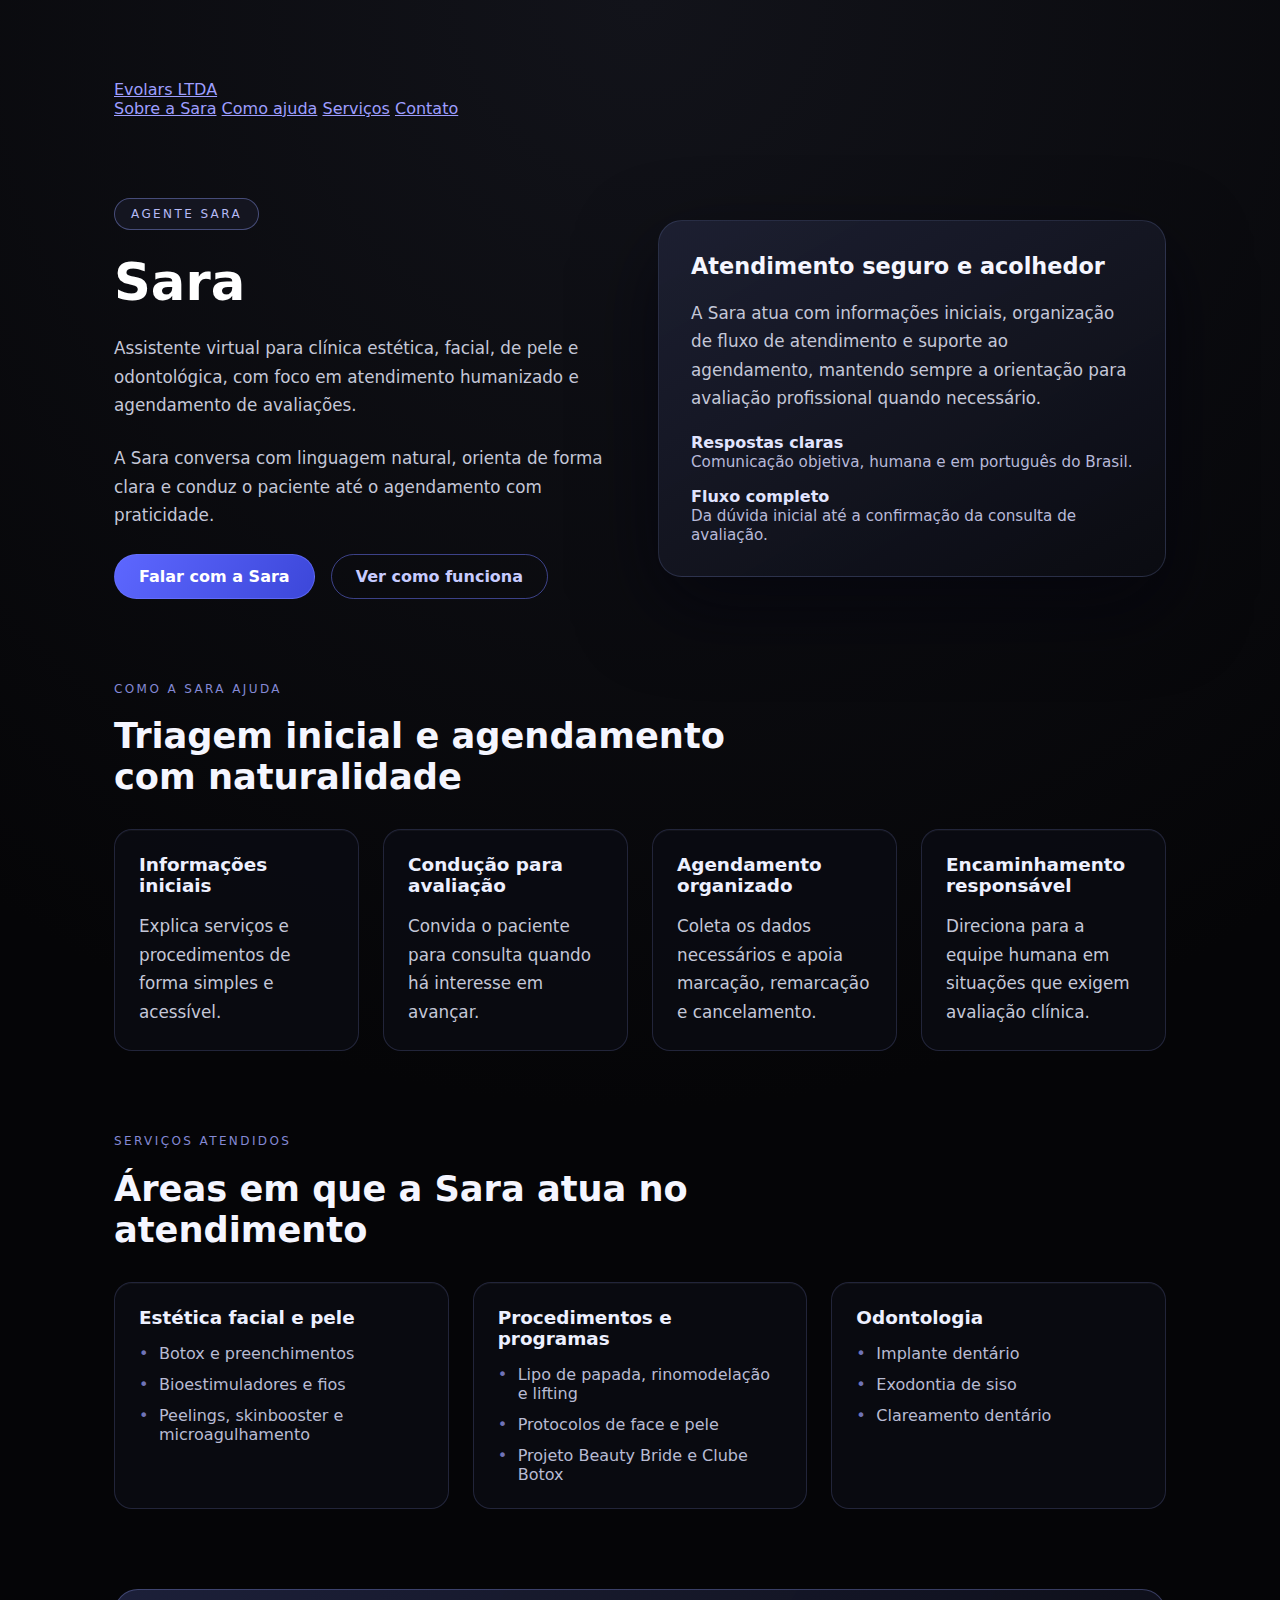
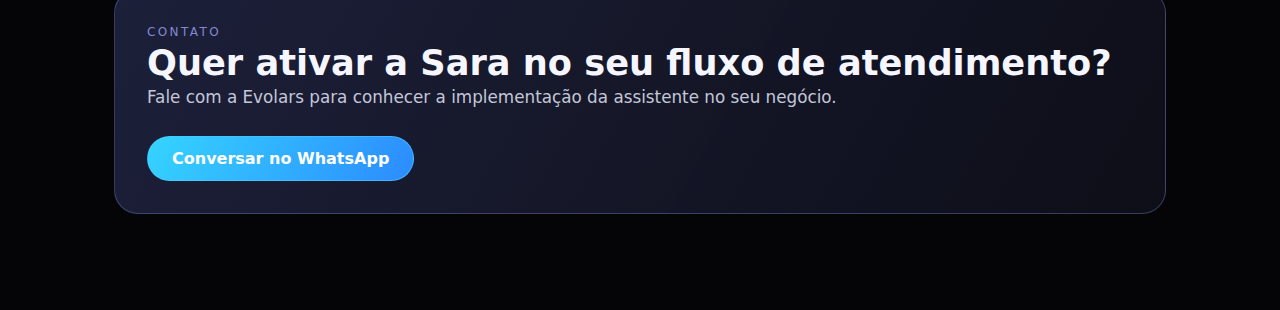
<file: src/sara.html>
<!DOCTYPE html>
<html lang="pt-BR">
  <head>
    <meta charset="UTF-8" />
    <meta name="viewport" content="width=device-width, initial-scale=1.0" />
    <meta
      name="description"
      content="Sara é a assistente virtual da clínica para informações iniciais e agendamento de consultas de avaliação."
    />
    <title>Sara | Assistente virtual da clínica</title>
    <link rel="stylesheet" href="styles.css" />
  </head>
  <body>
    <main class="page">
      <header class="site-header">
        <a class="site-header__brand" href="index.html">Evolars LTDA</a>
        <nav class="site-header__nav" aria-label="Navegação da página Sara">
          <a href="#sobre">Sobre a Sara</a>
          <a href="#como-ajuda">Como ajuda</a>
          <a href="#servicos">Serviços</a>
          <a href="#contato">Contato</a>
        </nav>
      </header>

      <header class="hero hero--product" id="sobre">
        <div class="hero__content">
          <span class="tag">AGENTE SARA</span>
          <h1>Sara</h1>
          <p>
            Assistente virtual para clínica estética, facial, de pele e odontológica, com foco em
            atendimento humanizado e agendamento de avaliações.
          </p>
          <p class="hero__lead">
            A Sara conversa com linguagem natural, orienta de forma clara e conduz o paciente até
            o agendamento com praticidade.
          </p>
          <div class="hero__actions">
            <a class="button" href="https://wa.me/5511994946644" target="_blank" rel="noopener noreferrer">
              Falar com a Sara
            </a>
            <a class="button button--ghost" href="#como-ajuda">Ver como funciona</a>
          </div>
        </div>
        <div class="hero__card">
          <h2>Atendimento seguro e acolhedor</h2>
          <p>
            A Sara atua com informações iniciais, organização de fluxo de atendimento e suporte ao
            agendamento, mantendo sempre a orientação para avaliação profissional quando necessário.
          </p>
          <div class="hero__metrics">
            <div>
              <strong>Respostas claras</strong>
              <span>Comunicação objetiva, humana e em português do Brasil.</span>
            </div>
            <div>
              <strong>Fluxo completo</strong>
              <span>Da dúvida inicial até a confirmação da consulta de avaliação.</span>
            </div>
          </div>
        </div>
      </header>

      <section class="section" id="como-ajuda">
        <div class="section__intro">
          <p class="eyebrow">Como a Sara ajuda</p>
          <h2>Triagem inicial e agendamento com naturalidade</h2>
        </div>
        <div class="section__grid section__grid--compact">
          <article class="card card--compact">
            <h3>Informações iniciais</h3>
            <p>Explica serviços e procedimentos de forma simples e acessível.</p>
          </article>
          <article class="card card--compact">
            <h3>Condução para avaliação</h3>
            <p>Convida o paciente para consulta quando há interesse em avançar.</p>
          </article>
          <article class="card card--compact">
            <h3>Agendamento organizado</h3>
            <p>Coleta os dados necessários e apoia marcação, remarcação e cancelamento.</p>
          </article>
          <article class="card card--compact">
            <h3>Encaminhamento responsável</h3>
            <p>Direciona para a equipe humana em situações que exigem avaliação clínica.</p>
          </article>
        </div>
      </section>

      <section class="section" id="servicos">
        <div class="section__intro">
          <p class="eyebrow">Serviços atendidos</p>
          <h2>Áreas em que a Sara atua no atendimento</h2>
        </div>
        <div class="section__grid">
          <article class="card">
            <h3>Estética facial e pele</h3>
            <ul>
              <li>Botox e preenchimentos</li>
              <li>Bioestimuladores e fios</li>
              <li>Peelings, skinbooster e microagulhamento</li>
            </ul>
          </article>
          <article class="card">
            <h3>Procedimentos e programas</h3>
            <ul>
              <li>Lipo de papada, rinomodelação e lifting</li>
              <li>Protocolos de face e pele</li>
              <li>Projeto Beauty Bride e Clube Botox</li>
            </ul>
          </article>
          <article class="card">
            <h3>Odontologia</h3>
            <ul>
              <li>Implante dentário</li>
              <li>Exodontia de siso</li>
              <li>Clareamento dentário</li>
            </ul>
          </article>
        </div>
      </section>

      <section class="cta" id="contato">
        <div>
          <p class="eyebrow">Contato</p>
          <h2>Quer ativar a Sara no seu fluxo de atendimento?</h2>
          <p>Fale com a Evolars para conhecer a implementação da assistente no seu negócio.</p>
        </div>
        <a
          class="button button--accent"
          href="https://wa.me/5511994946644"
          target="_blank"
          rel="noopener noreferrer"
        >
          Conversar no WhatsApp
        </a>
      </section>
    </main>
  </body>
</html>
</file>
<file: styles.css>
:root {
  color-scheme: dark;
  font-family: "Inter", "Segoe UI", system-ui, sans-serif;
  background-color: #000000;
  color: #f1f1f1;
}

* {
  box-sizing: border-box;
  margin: 0;
  padding: 0;
}

body {
  min-height: 100vh;
  background: radial-gradient(circle at top, #111111, #000000 60%);
}

.page {
  max-width: 980px;
  margin: 0 auto;
  padding: 96px 24px 80px;
  display: flex;
  flex-direction: column;
  gap: 64px;
}

.hero {
  display: flex;
  flex-direction: column;
  gap: 24px;
}

.tag {
  display: inline-flex;
  width: fit-content;
  padding: 8px 16px;
  border: 1px solid #1f1f1f;
  border-radius: 999px;
  background-color: #0a0a0a;
  color: #9ea3aa;
  text-transform: uppercase;
  letter-spacing: 0.2em;
  font-size: 0.75rem;
}

h1 {
  font-size: clamp(2.4rem, 4vw, 3.4rem);
  line-height: 1.15;
  color: #ffffff;
}

p {
  font-size: 1.05rem;
  line-height: 1.7;
  color: #c4c7cc;
}

.grid {
  display: grid;
  grid-template-columns: repeat(auto-fit, minmax(220px, 1fr));
  gap: 32px;
}

.grid article {
  background-color: #050505;
  border: 1px solid #141414;
  border-radius: 16px;
  padding: 28px;
  display: flex;
  flex-direction: column;
  gap: 16px;
  min-height: 220px;
}

h2 {
  font-size: 1.25rem;
  color: #e2e5ea;
}

ul {
  list-style: none;
  display: grid;
  gap: 12px;
  color: #b3b7bd;
}

ul li {
  position: relative;
  padding-left: 20px;
}

ul li::before {
  content: "•";
  position: absolute;
  left: 0;
  color: #2f2f2f;
}

.footer {
  display: flex;
  align-items: center;
  justify-content: space-between;
  gap: 24px;
  padding: 32px;
  border-radius: 20px;
  background-color: #090909;
  border: 1px solid #1a1a1a;
}

.button {
  text-decoration: none;
  color: #ffffff;
  background: #1c1c1c;
  padding: 12px 24px;
  border-radius: 999px;
  border: 1px solid #2a2a2a;
  transition: transform 0.2s ease, background 0.2s ease;
}

.button:hover {
  transform: translateY(-2px);
  background: #242424;
}

@media (max-width: 640px) {
  .footer {
    flex-direction: column;
    align-items: flex-start;
  }
}
</file>
<file: src/styles.css>
:root {
  color-scheme: dark;
  font-family: "Inter", "Segoe UI", system-ui, sans-serif;
  background-color: #050507;
  color: #f1f1f1;
}

* {
  box-sizing: border-box;
  margin: 0;
  padding: 0;
}

body {
  min-height: 100vh;
  background: radial-gradient(circle at top, #12131a, #050507 55%);
}

.page {
  max-width: 1100px;
  margin: 0 auto;
  padding: 80px 24px 96px;
  display: flex;
  flex-direction: column;
  gap: 80px;
}

.hero {
  display: grid;
  grid-template-columns: repeat(auto-fit, minmax(280px, 1fr));
  gap: 36px;
  align-items: center;
}

.hero__content {
  display: flex;
  flex-direction: column;
  gap: 24px;
}

.hero__actions {
  display: flex;
  flex-wrap: wrap;
  gap: 16px;
}

.hero__card {
  background: linear-gradient(150deg, rgba(31, 34, 54, 0.85), rgba(11, 12, 18, 0.95));
  border: 1px solid rgba(76, 84, 126, 0.4);
  border-radius: 24px;
  padding: 32px;
  display: flex;
  flex-direction: column;
  gap: 20px;
  box-shadow: 0 30px 80px rgba(3, 4, 14, 0.6);
}

.hero__card h2 {
  font-size: 1.4rem;
}

.hero__metrics {
  display: grid;
  gap: 16px;
}

.hero__metrics strong {
  display: block;
  font-size: 1rem;
  color: #e1e4ff;
}

.hero__metrics span {
  font-size: 0.95rem;
  color: #b7b9d9;
}

.tag {
  display: inline-flex;
  width: fit-content;
  padding: 8px 16px;
  border: 1px solid rgba(148, 160, 255, 0.4);
  border-radius: 999px;
  background-color: rgba(21, 22, 34, 0.9);
  color: #b6baf5;
  text-transform: uppercase;
  letter-spacing: 0.2em;
  font-size: 0.75rem;
}

h1 {
  font-size: clamp(2.5rem, 4vw, 3.6rem);
  line-height: 1.1;
  color: #ffffff;
}

h2 {
  font-size: clamp(1.5rem, 2.8vw, 2.2rem);
  color: #f5f6ff;
}

h3 {
  font-size: 1.15rem;
  color: #edf0ff;
}

p {
  font-size: 1.05rem;
  line-height: 1.7;
  color: #c4c7d8;
}

.eyebrow {
  text-transform: uppercase;
  letter-spacing: 0.2em;
  font-size: 0.75rem;
  color: #8489d4;
}

.section {
  display: flex;
  flex-direction: column;
  gap: 32px;
}

.section__intro {
  display: flex;
  flex-direction: column;
  gap: 16px;
  max-width: 640px;
}

.section__grid {
  display: grid;
  grid-template-columns: repeat(auto-fit, minmax(230px, 1fr));
  gap: 24px;
}

.section__grid--list {
  grid-template-columns: repeat(auto-fit, minmax(240px, 1fr));
}

.card {
  background-color: rgba(10, 11, 18, 0.9);
  border: 1px solid rgba(60, 64, 100, 0.5);
  border-radius: 18px;
  padding: 24px;
  display: flex;
  flex-direction: column;
  gap: 16px;
  min-height: 180px;
  box-shadow: inset 0 1px 0 rgba(255, 255, 255, 0.04);
}

ul {
  list-style: none;
  display: grid;
  gap: 12px;
  color: #b8bbd3;
}

ul li {
  position: relative;
  padding-left: 20px;
}

ul li::before {
  content: "•";
  position: absolute;
  left: 0;
  color: #6f73b8;
}

.cta {
  display: flex;
  flex-wrap: wrap;
  gap: 24px;
  align-items: center;
  justify-content: space-between;
  padding: 32px;
  border-radius: 24px;
  background: linear-gradient(120deg, rgba(45, 51, 92, 0.6), rgba(14, 15, 25, 0.95));
  border: 1px solid rgba(118, 128, 200, 0.4);
}

.button {
  text-decoration: none;
  color: #ffffff;
  background: linear-gradient(120deg, #5d67ff, #3c47d9);
  padding: 12px 24px;
  border-radius: 999px;
  border: 1px solid rgba(109, 119, 255, 0.6);
  font-weight: 600;
  transition: transform 0.2s ease, box-shadow 0.2s ease;
}

.button:hover {
  transform: translateY(-2px);
  box-shadow: 0 12px 30px rgba(69, 79, 214, 0.3);
}

.button--ghost {
  background: transparent;
  border: 1px solid rgba(109, 119, 255, 0.5);
  color: #c7cbff;
}

.button--accent {
  background: linear-gradient(120deg, #35d4ff, #2c8bff);
  border: 1px solid rgba(76, 201, 255, 0.6);
}

@media (max-width: 720px) {
  .page {
    padding-top: 64px;
  }

  .hero__card {
    padding: 24px;
  }

  .cta {
    flex-direction: column;
    align-items: flex-start;
  }
}
</file>
<file: src/lydia.css>
:root {
  color-scheme: dark;
  font-family: "Inter", "Segoe UI", system-ui, sans-serif;
}

body.lydia {
  --lydia-bg: #0b1020;
  --lydia-surface: rgba(18, 24, 42, 0.85);
  --lydia-accent: #7a5cff;
  --lydia-accent-soft: rgba(122, 92, 255, 0.2);
  --lydia-text: #f5f6ff;
  --lydia-muted: #b8bfdc;
  --lydia-border: rgba(120, 136, 196, 0.4);
  --lydia-glow: rgba(122, 92, 255, 0.35);

  margin: 0;
  min-height: 100vh;
  background: radial-gradient(circle at top, #141a2f, var(--lydia-bg) 60%);
  color: var(--lydia-text);
}

* {
  box-sizing: border-box;
}

.lydia-page {
  max-width: 1120px;
  margin: 0 auto;
  padding: 32px 24px 96px;
  display: flex;
  flex-direction: column;
  gap: 72px;
}

.site-header {
  display: flex;
  align-items: center;
  justify-content: space-between;
  gap: 24px;
  margin-bottom: 12px;
}

.site-header__brand {
  display: flex;
  align-items: center;
  gap: 12px;
  text-decoration: none;
  color: inherit;
}

.site-header__brand span {
  font-weight: 700;
  letter-spacing: 0.08em;
  text-transform: uppercase;
  font-size: 0.85rem;
}

.site-header__nav {
  display: flex;
  flex-wrap: wrap;
  gap: 16px;
}

.site-header__nav a {
  color: var(--lydia-muted);
  text-decoration: none;
  font-size: 0.95rem;
}

.site-header__nav a:focus-visible,
.site-header__nav a:hover {
  color: var(--lydia-text);
}

.lydia-hero {
  display: grid;
  grid-template-columns: repeat(auto-fit, minmax(280px, 1fr));
  gap: 32px;
  align-items: center;
}

.lydia-hero__content {
  display: flex;
  flex-direction: column;
  gap: 20px;
}

.lydia-hero__logo {
  width: min(240px, 80%);
  filter: drop-shadow(0 20px 40px rgba(23, 24, 43, 0.6));
}

.lydia-hero__actions {
  display: flex;
  flex-wrap: wrap;
  gap: 16px;
}

.lydia-card {
  background: var(--lydia-surface);
  border: 1px solid var(--lydia-border);
  border-radius: 20px;
  padding: 24px;
  display: flex;
  flex-direction: column;
  gap: 16px;
  box-shadow: 0 30px 70px rgba(6, 9, 20, 0.6);
}

.lydia-grid {
  display: grid;
  grid-template-columns: repeat(auto-fit, minmax(230px, 1fr));
  gap: 24px;
}

.lydia-section {
  display: flex;
  flex-direction: column;
  gap: 28px;
}

.lydia-section__intro {
  max-width: 680px;
  display: flex;
  flex-direction: column;
  gap: 12px;
}

.lydia-section__intro p {
  color: var(--lydia-muted);
}

.lydia-tag {
  display: inline-flex;
  align-self: flex-start;
  padding: 8px 14px;
  border-radius: 999px;
  border: 1px solid var(--lydia-border);
  color: var(--lydia-muted);
  text-transform: uppercase;
  letter-spacing: 0.2em;
  font-size: 0.7rem;
  background: rgba(9, 12, 24, 0.8);
}

.lydia-list {
  list-style: none;
  margin: 0;
  padding: 0;
  display: grid;
  gap: 10px;
  color: var(--lydia-muted);
}

.lydia-list li {
  position: relative;
  padding-left: 20px;
}

.lydia-list li::before {
  content: "•";
  position: absolute;
  left: 0;
  color: var(--lydia-accent);
}

.lydia-channel {
  display: flex;
  align-items: center;
  gap: 12px;
  color: var(--lydia-text);
}

.lydia-channel svg {
  width: 28px;
  height: 28px;
  color: var(--lydia-accent);
}

.lydia-steps {
  display: grid;
  gap: 16px;
}

.lydia-step {
  display: flex;
  gap: 16px;
  align-items: flex-start;
}

.lydia-step span {
  display: inline-flex;
  align-items: center;
  justify-content: center;
  width: 36px;
  height: 36px;
  border-radius: 50%;
  background: var(--lydia-accent-soft);
  color: var(--lydia-text);
  font-weight: 700;
}

.lydia-cta {
  display: flex;
  flex-wrap: wrap;
  gap: 24px;
  align-items: center;
  justify-content: space-between;
  padding: 32px;
  border-radius: 24px;
  border: 1px solid var(--lydia-border);
  background: linear-gradient(120deg, rgba(21, 24, 44, 0.9), rgba(12, 14, 26, 0.95));
  box-shadow: 0 30px 80px rgba(6, 9, 22, 0.6);
}

.lydia-button {
  text-decoration: none;
  color: #ffffff;
  padding: 12px 24px;
  border-radius: 999px;
  border: 1px solid rgba(122, 92, 255, 0.6);
  font-weight: 600;
  background: linear-gradient(120deg, #7a5cff, #4d3cff);
  transition: transform 0.2s ease, box-shadow 0.2s ease;
}

.lydia-button:hover,
.lydia-button:focus-visible {
  transform: translateY(-2px);
  box-shadow: 0 14px 30px rgba(122, 92, 255, 0.35);
}

.lydia-button--ghost {
  background: transparent;
  color: var(--lydia-text);
  border: 1px solid rgba(186, 177, 255, 0.4);
}

h1 {
  font-size: clamp(2.6rem, 4vw, 3.8rem);
  line-height: 1.1;
  margin: 0;
}

h2 {
  font-size: clamp(1.6rem, 3vw, 2.4rem);
  margin: 0;
}

h3 {
  font-size: 1.2rem;
  margin: 0;
}

p {
  font-size: 1.05rem;
  line-height: 1.7;
  margin: 0;
}

a:focus-visible {
  outline: 2px solid var(--lydia-accent);
  outline-offset: 2px;
}

@media (max-width: 720px) {
  .site-header {
    flex-direction: column;
    align-items: flex-start;
  }

  .lydia-cta {
    flex-direction: column;
    align-items: flex-start;
  }
}
</file>
